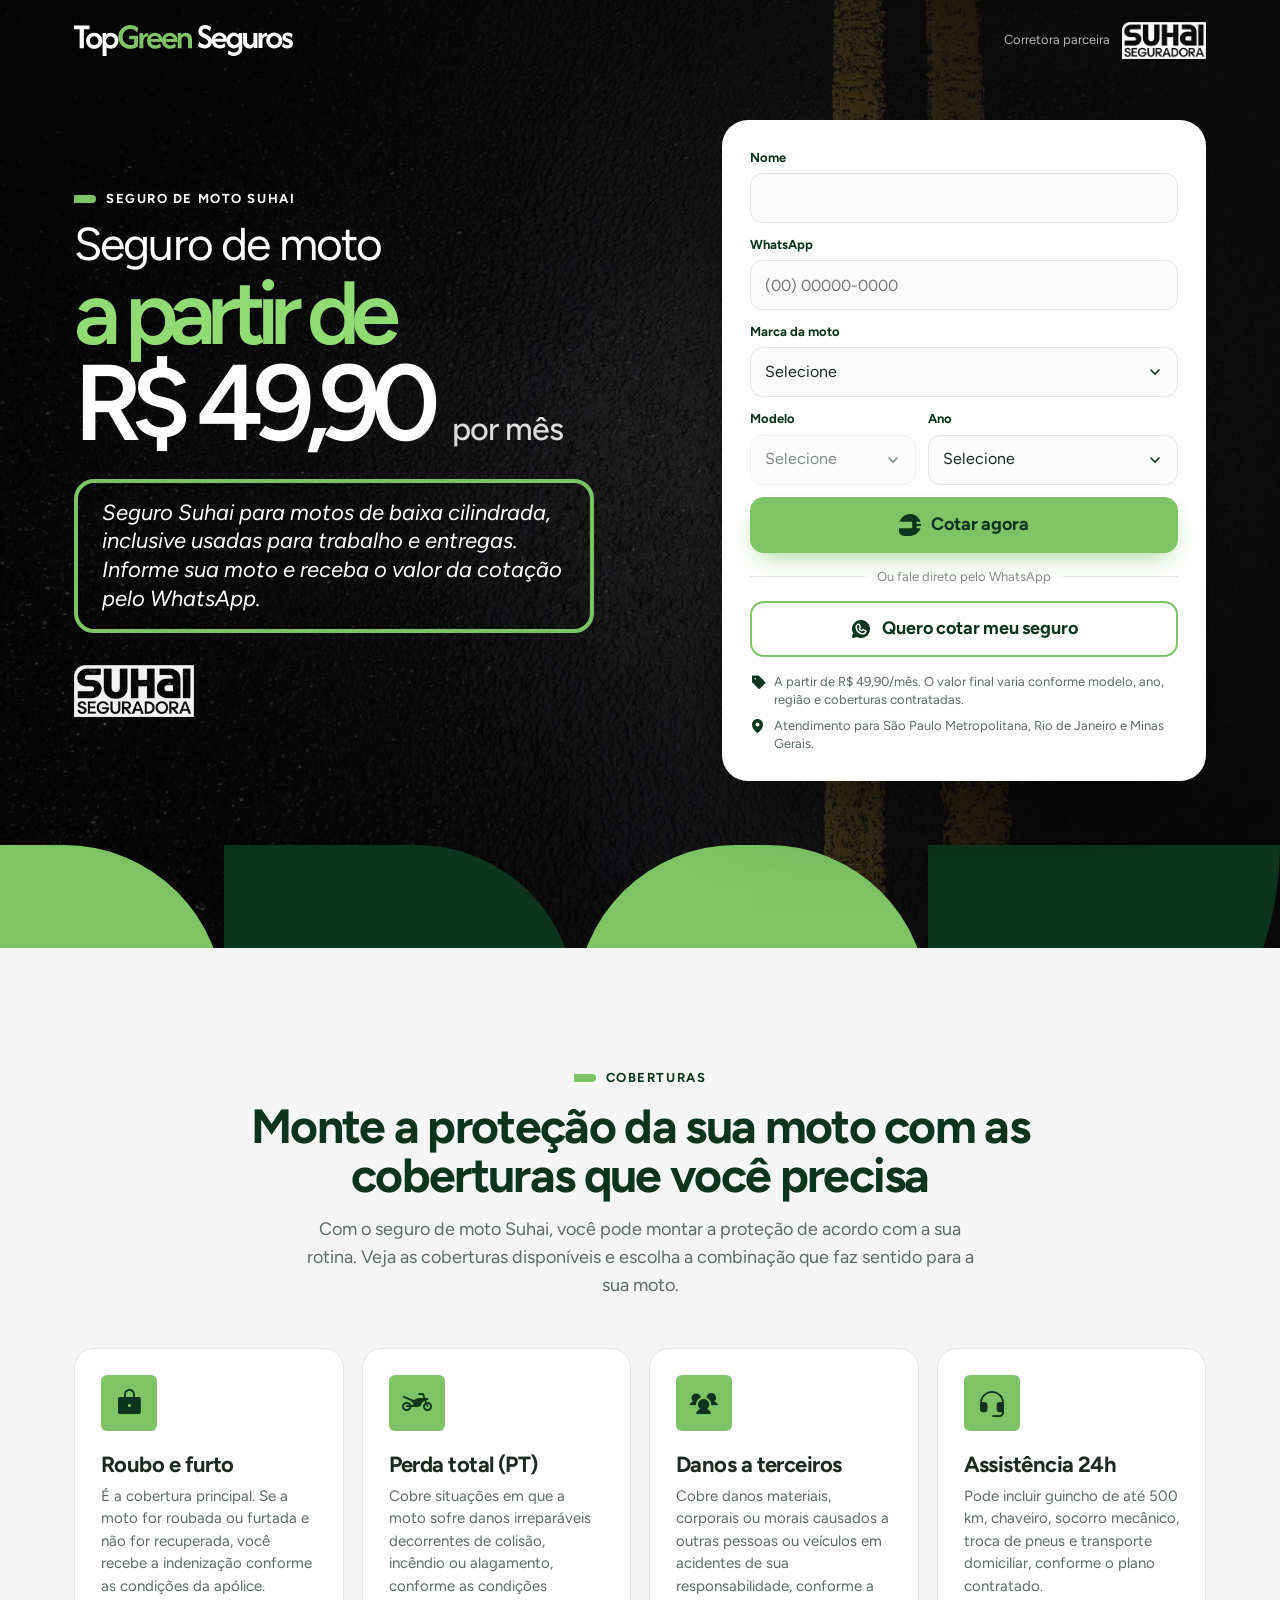
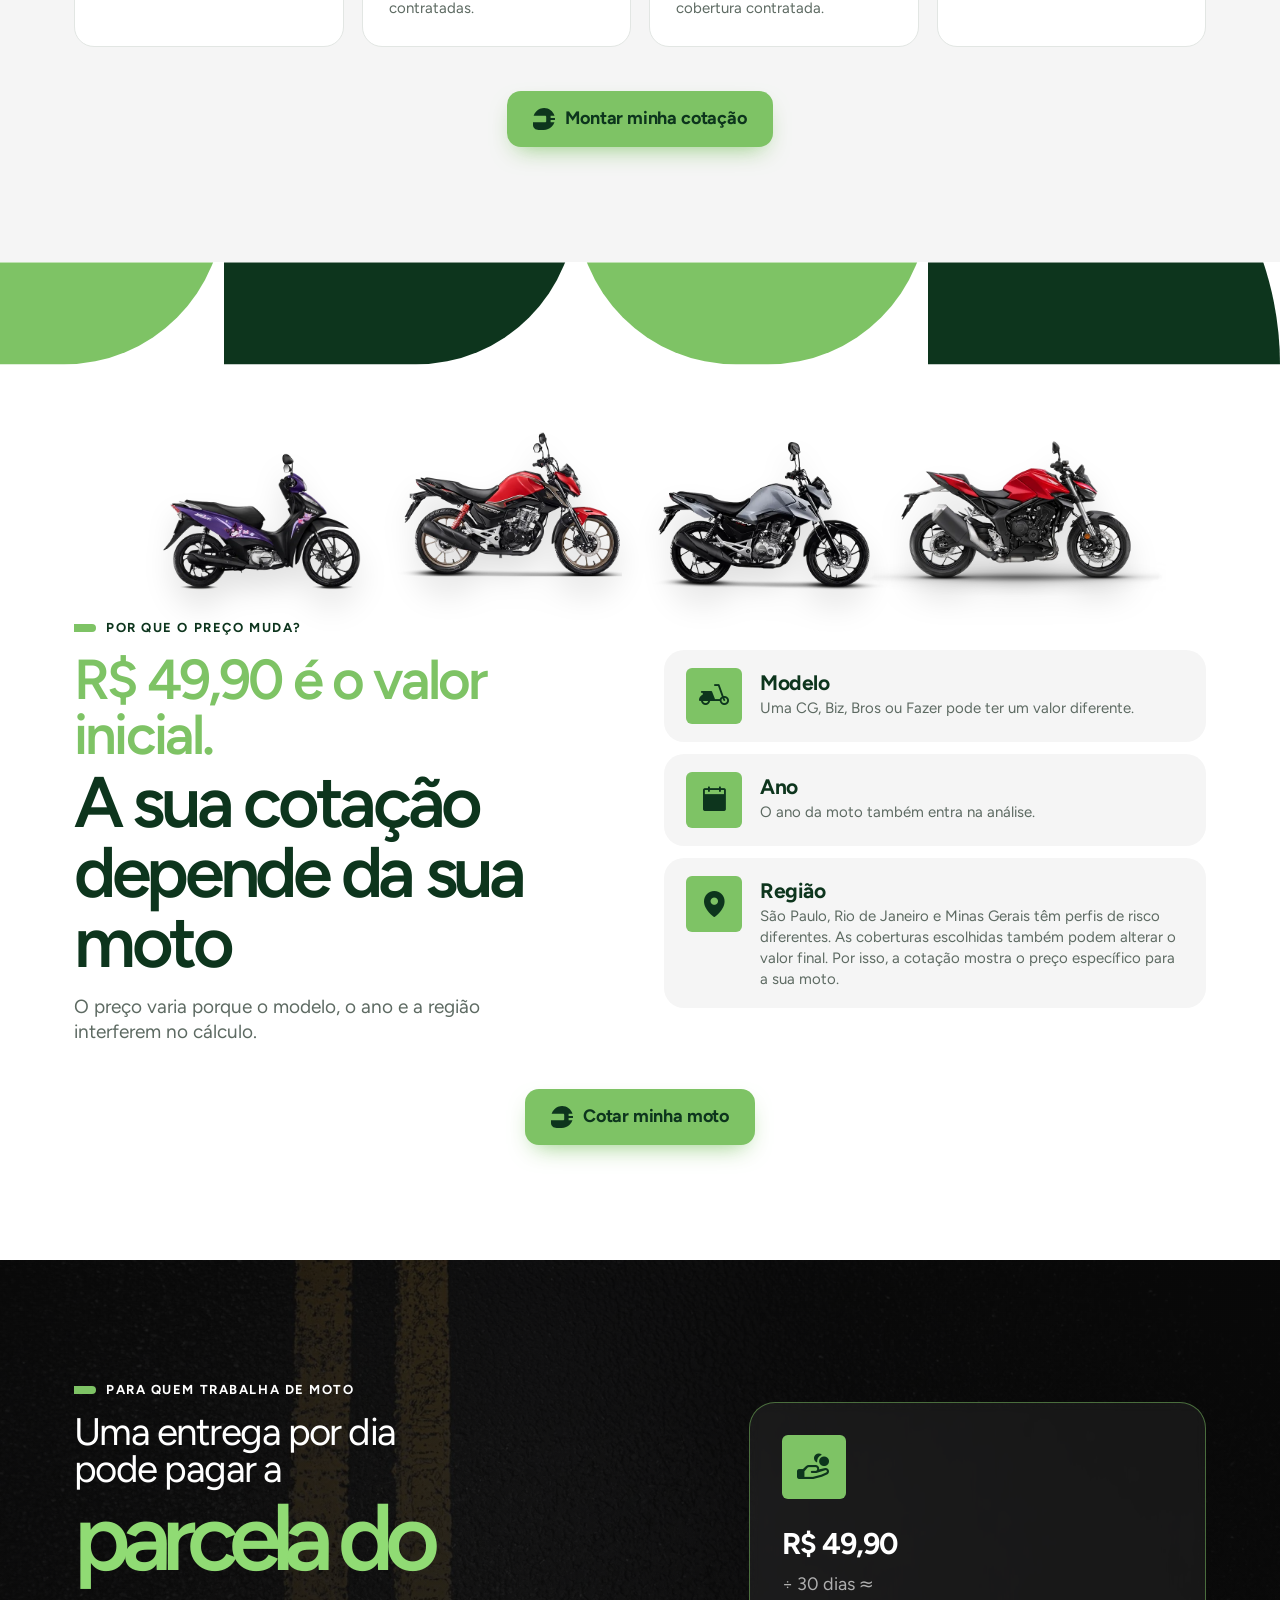
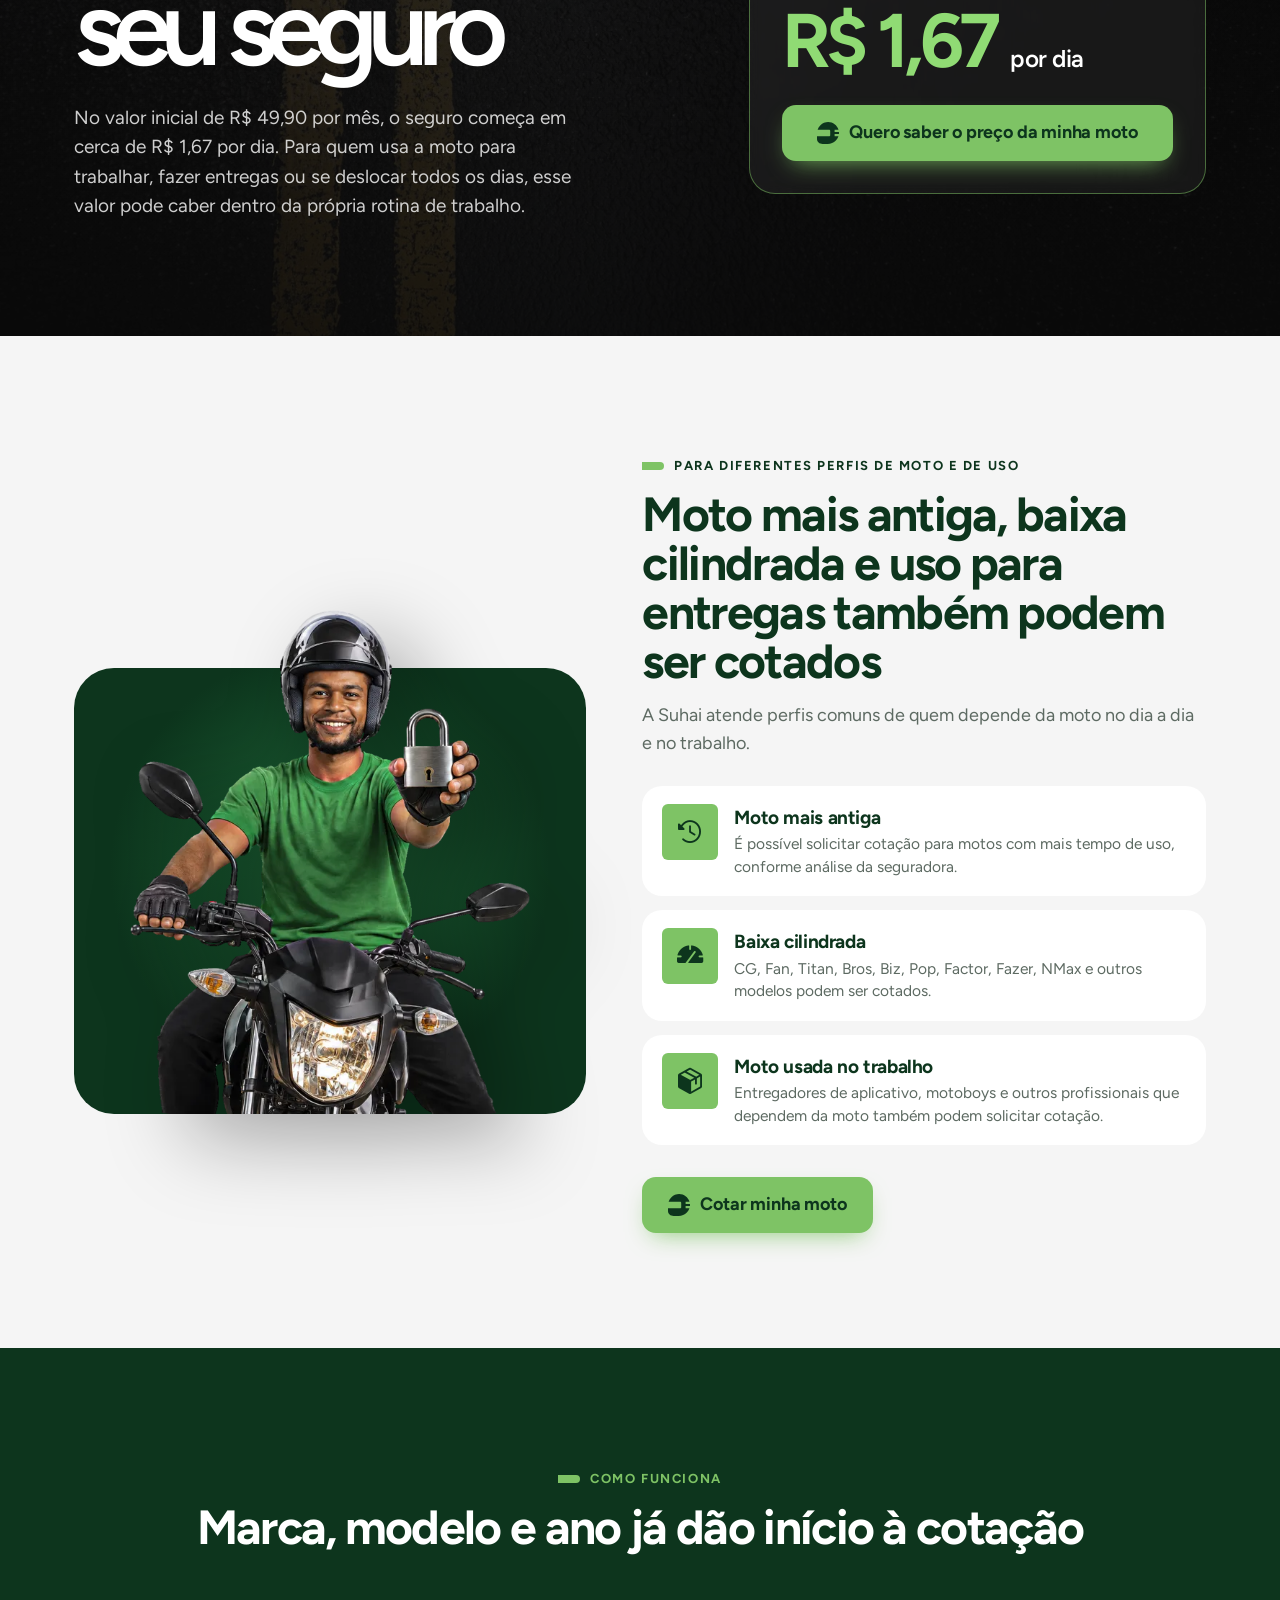
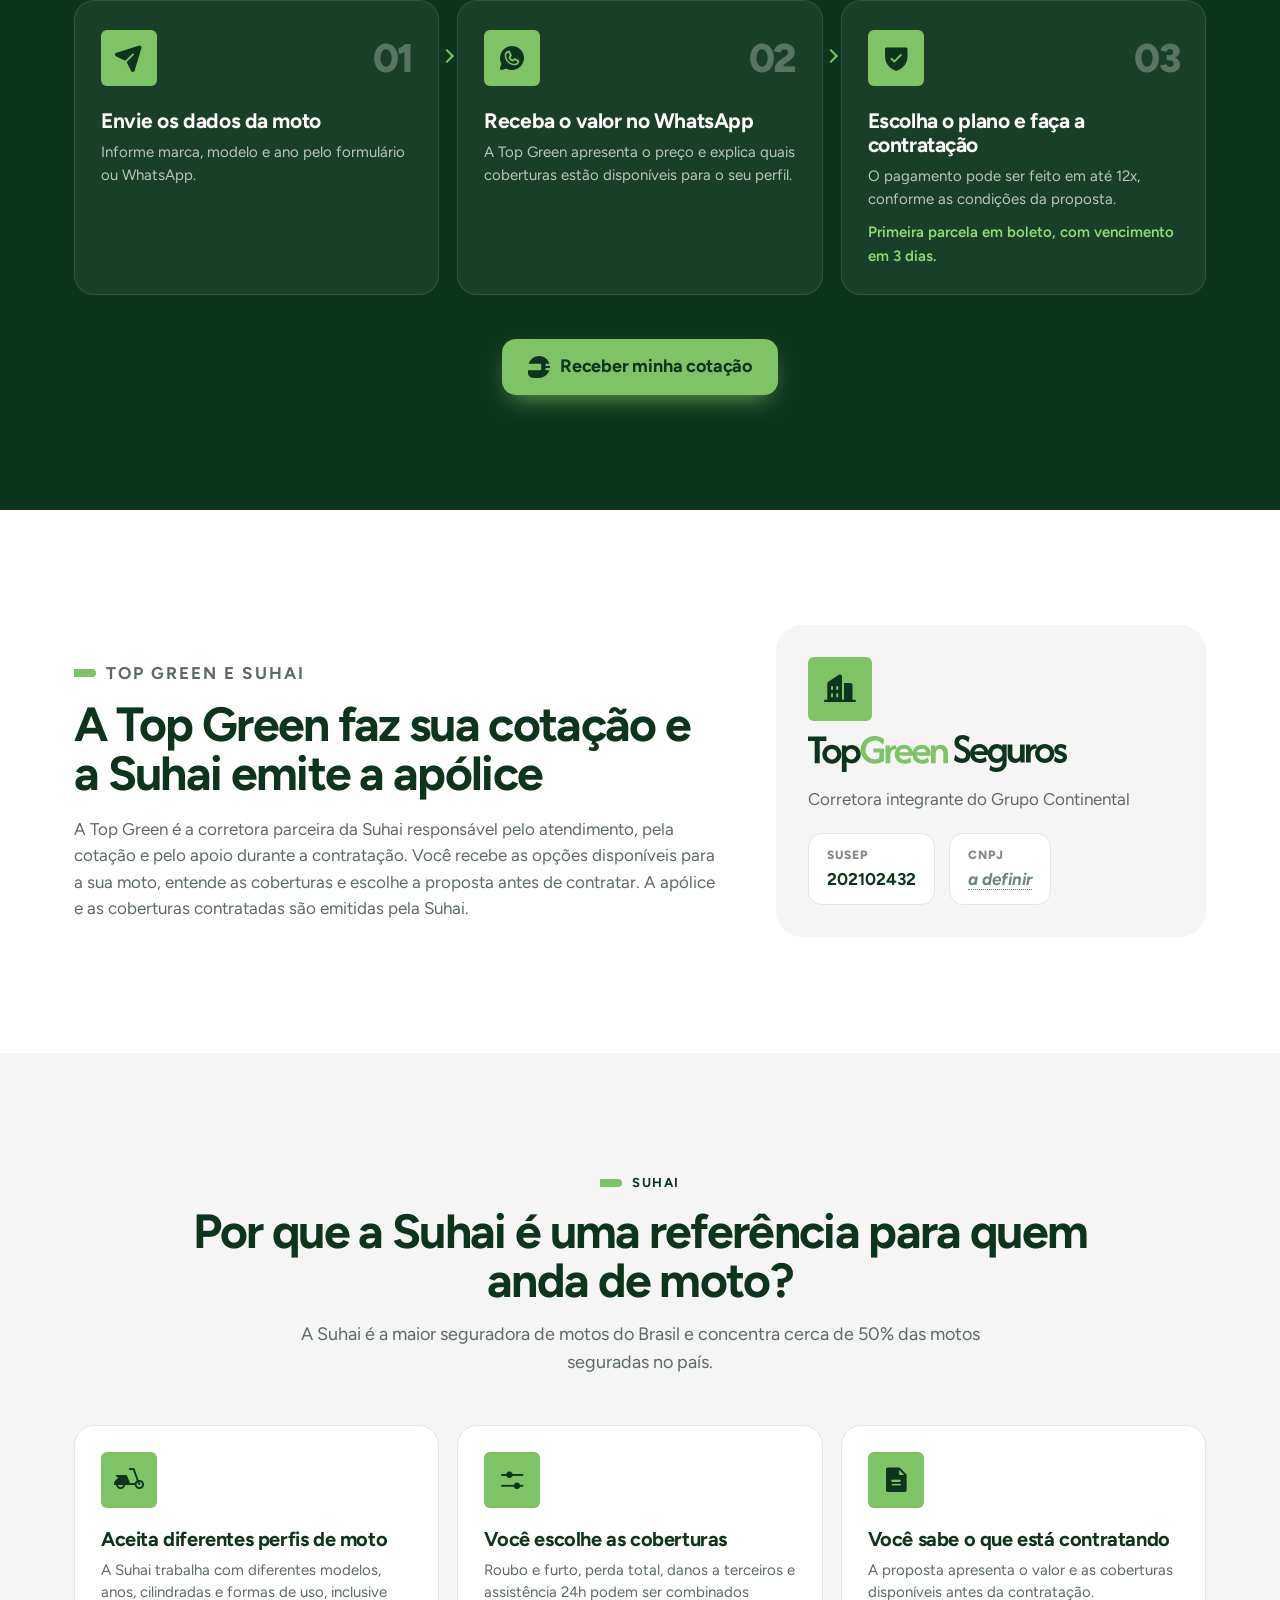
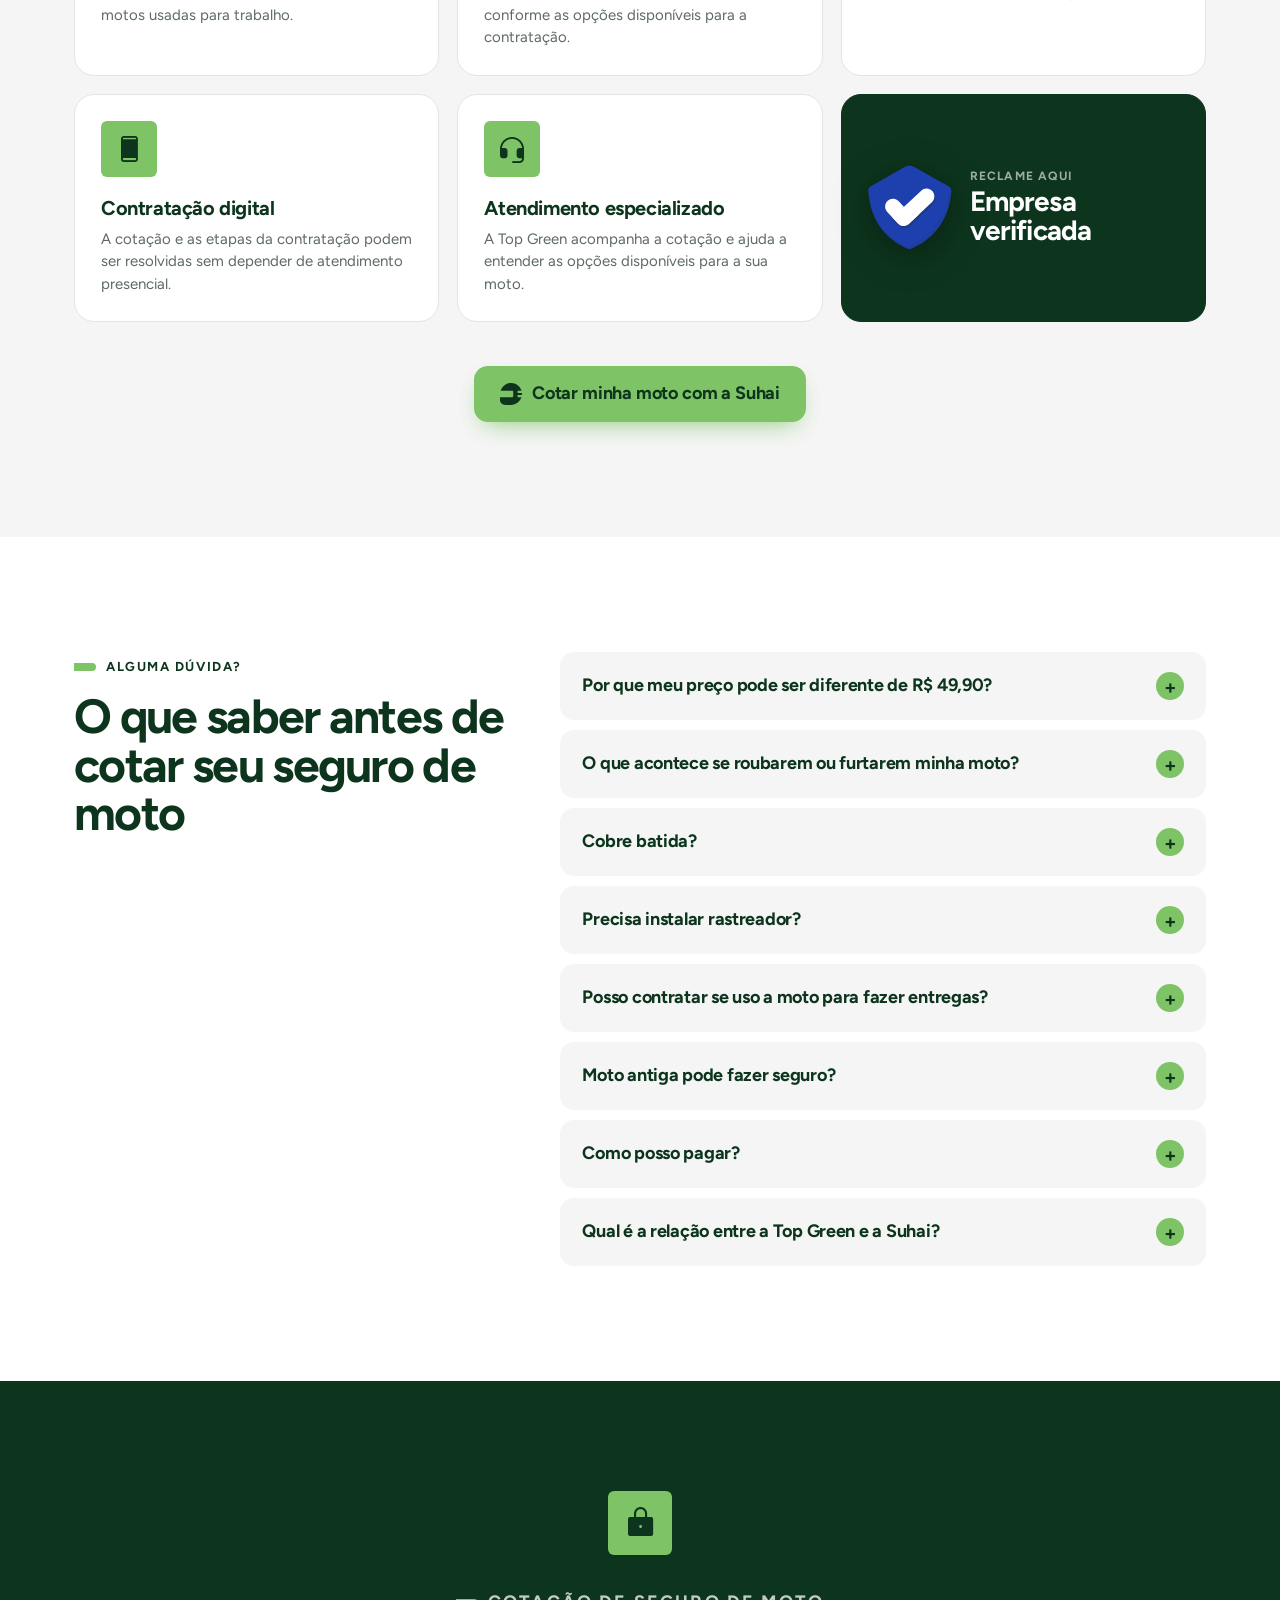
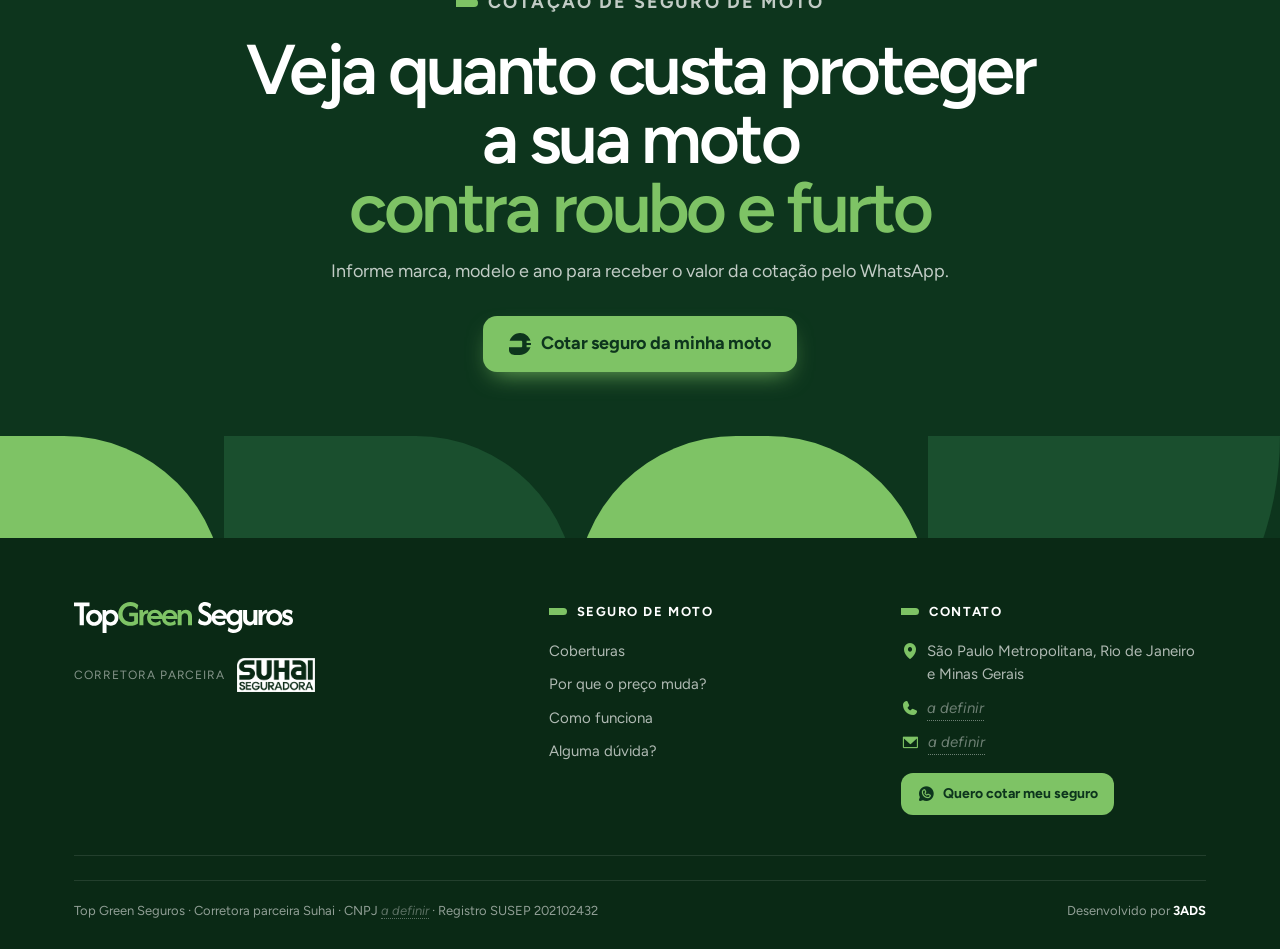
<file: index.html>
<!doctype html>
<html lang="pt-BR">
<head>
<meta charset="utf-8">
<meta name="viewport" content="width=device-width, initial-scale=1">
<title>Seguro de Moto Suhai a partir de R$ 49,90 por mês | Top Green Seguros</title>
<meta name="description" content="Seguro Suhai para motos de baixa cilindrada, inclusive usadas para trabalho e entregas. Informe sua moto e receba o valor da cotação pelo WhatsApp.">
<meta name="robots" content="noindex, nofollow"><!-- protótipo: remover na publicação final -->
<link rel="preconnect" href="https://fonts.googleapis.com">
<link rel="preconnect" href="https://fonts.gstatic.com" crossorigin>
<link href="https://fonts.googleapis.com/css2?family=Figtree:ital,wght@0,400;0,500;0,600;0,700;0,800;1,400;1,600;1,700&display=swap" rel="stylesheet">
<link rel="preload" href="assets/icons/Phosphor-Fill.woff2" as="font" type="font/woff2" crossorigin>
<link rel="stylesheet" href="assets/icons/phosphor-fill.css">
<link rel="preload" as="image" href="assets/asfalto.webp">
<link rel="stylesheet" href="styles.css">
</head>
<body>

<header class="topbar">
  <div class="wrap topbar__inner">
    <a href="#topo" class="brand" aria-label="Top Green Seguros">
      <img src="assets/topgreen.svg" alt="" width="118" height="30">
      <img src="assets/seguros-branco.svg" alt="" width="95" height="31">
    </a>
    <div class="topbar__right">
      <span class="topbar__partner">Corretora parceira</span>
      <img src="assets/suhai-branca.png" alt="Suhai Seguradora" width="92" height="40" class="topbar__suhai">
    </div>
  </div>
</header>

<main id="topo">

  <!-- 01 · TOPO -->
  <section class="hero">
    <div class="hero__bg" aria-hidden="true"></div>
    <div class="wrap hero__grid">
      <div class="hero__copy">
        <p class="eyebrow eyebrow--light">Seguro de moto Suhai</p>
        <h1 class="hero__title">
          <span class="hero__title-small">Seguro de moto</span>
          <span class="hero__title-green">a partir de</span>
          <span class="hero__title-big">R$&nbsp;49,90 <small>por mês</small></span>
        </h1>
        <div class="hero__box">
          Seguro Suhai para motos de baixa cilindrada, inclusive usadas para trabalho e entregas. Informe sua moto e receba o valor da cotação pelo WhatsApp.
        </div>
        <div class="hero__seal">
          <img src="assets/suhai-branca.png" alt="Suhai Seguradora" width="120" height="52">
        </div>
      </div>

      <!-- Formulário curto de cotação -->
      <div class="quote" id="cotar">
        <form class="quote__form" id="quoteForm" novalidate>
          <div class="quote__fields" data-step="form">
            <label class="field">
              <span>Nome</span>
              <input name="nome" id="nome" autocomplete="given-name" required>
            </label>
            <label class="field">
              <span>WhatsApp</span>
              <input name="whats" id="whats" type="tel" inputmode="tel" autocomplete="tel" placeholder="(00) 00000-0000" maxlength="15" required>
            </label>
            <label class="field">
              <span>Marca da moto</span>
              <select name="marca" id="marca" required>
                <option value="">Selecione</option>
              </select>
            </label>
            <div class="field-row">
              <label class="field">
                <span>Modelo</span>
                <select name="modelo" id="modelo" required disabled>
                  <option value="">Selecione</option>
                </select>
              </label>
              <label class="field">
                <span>Ano</span>
                <select name="ano" id="ano" required></select>
              </label>
            </div>
            <button type="submit" class="btn btn--primary btn--block">
              <img src="assets/icon-cotacao.svg" alt="" width="22" height="22"> Cotar agora
            </button>
          </div>

          <div class="quote__done" data-step="done" aria-live="polite">
            <div class="quote__loader"><span></span><span></span><span></span></div>
            <div class="quote__done-ok">
              <span class="ico ico--lg"><i class="ph-fill ph-check-circle"></i></span>
              <p class="quote__done-title"><span data-nome></span>, recebemos os dados da sua <span data-moto></span>.</p>
              <a class="btn btn--whats btn--block" data-whats-quote href="#" target="_blank" rel="noopener">
                <i class="ph-fill ph-whatsapp-logo"></i> Quero cotar meu seguro
              </a>
            </div>
          </div>
        </form>

        <div class="quote__or"><span>Ou fale direto pelo WhatsApp</span></div>
        <a class="btn btn--outline btn--block" data-whats href="#" target="_blank" rel="noopener">
          <i class="ph-fill ph-whatsapp-logo"></i> Quero cotar meu seguro
        </a>
        <div class="quote__notes">
          <p><i class="ph-fill ph-tag"></i> A partir de R$ 49,90/mês. O valor final varia conforme modelo, ano, região e coberturas contratadas.</p>
          <p><i class="ph-fill ph-map-pin"></i> Atendimento para São Paulo Metropolitana, Rio de Janeiro e Minas Gerais.</p>
        </div>
      </div>
    </div>
    <div class="formas formas--hero" aria-hidden="true"><i></i><i></i><i></i><i></i></div>
  </section>

  <!-- 02 · COBERTURAS -->
  <section class="section section--light" id="coberturas">
    <div class="wrap">
      <header class="section__head section__head--center">
        <p class="eyebrow">Coberturas</p>
        <h2 class="h2">Monte a proteção da sua moto com as coberturas que você precisa</h2>
        <p class="lead">Com o seguro de moto Suhai, você pode montar a proteção de acordo com a sua rotina. Veja as coberturas disponíveis e escolha a combinação que faz sentido para a sua moto.</p>
      </header>

      <div class="cover-grid">
        <article class="cover">
          <span class="ico"><i class="ph-fill ph-lock"></i></span>
          <h3>Roubo e furto</h3>
          <p>É a cobertura principal. Se a moto for roubada ou furtada e não for recuperada, você recebe a indenização conforme as condições da apólice.</p>
        </article>
        <article class="cover">
          <span class="ico"><i class="ph-fill ph-motorcycle"></i></span>
          <h3>Perda total (PT)</h3>
          <p>Cobre situações em que a moto sofre danos irreparáveis decorrentes de colisão, incêndio ou alagamento, conforme as condições contratadas.</p>
        </article>
        <article class="cover">
          <span class="ico"><i class="ph-fill ph-users-three"></i></span>
          <h3>Danos a terceiros</h3>
          <p>Cobre danos materiais, corporais ou morais causados a outras pessoas ou veículos em acidentes de sua responsabilidade, conforme a cobertura contratada.</p>
        </article>
        <article class="cover">
          <span class="ico"><i class="ph-fill ph-headset"></i></span>
          <h3>Assistência 24h</h3>
          <p>Pode incluir guincho de até 500 km, chaveiro, socorro mecânico, troca de pneus e transporte domiciliar, conforme o plano contratado.</p>
        </article>
      </div>
      <div class="section__cta">
        <a href="#cotar" class="btn btn--primary"><img src="assets/icon-cotacao.svg" alt="" width="22" height="22"> Montar minha cotação</a>
      </div>
    </div>
  </section>

  <!-- 03 · POR QUE O PREÇO MUDA -->
  <section class="section section--white price" id="preco">
    <div class="formas formas--top" aria-hidden="true"><i></i><i></i><i></i><i></i></div>
    <div class="price__motos" aria-hidden="true">
      <img src="assets/moto-biz.webp" alt="" width="430" height="275" loading="lazy">
      <img src="assets/moto-titan.webp" alt="" width="430" height="275" loading="lazy">
      <img src="assets/moto-fan.webp" alt="" width="430" height="275" loading="lazy">
      <img src="assets/moto-cb300.webp" alt="" width="430" height="275" loading="lazy">
    </div>
    <div class="wrap price__grid">
      <div>
        <p class="eyebrow">Por que o preço muda?</p>
        <h2 class="display">
          <span class="display__green">R$ 49,90 é o valor inicial.</span>
          <span class="display__dark">A sua cotação depende da sua moto</span>
        </h2>
        <p class="price__kicker">O preço varia porque o modelo, o ano e a região interferem no cálculo.</p>
      </div>
      <ul class="price__list">
        <li><span class="ico"><i class="ph-fill ph-moped"></i></span><div><strong>Modelo</strong>Uma CG, Biz, Bros ou Fazer pode ter um valor diferente.</div></li>
        <li><span class="ico"><i class="ph-fill ph-calendar-blank"></i></span><div><strong>Ano</strong>O ano da moto também entra na análise.</div></li>
        <li><span class="ico"><i class="ph-fill ph-map-pin"></i></span><div><strong>Região</strong>São Paulo, Rio de Janeiro e Minas Gerais têm perfis de risco diferentes. As coberturas escolhidas também podem alterar o valor final. Por isso, a cotação mostra o preço específico para a sua moto.</div></li>
      </ul>
    </div>
    <div class="wrap section__cta">
      <a href="#cotar" class="btn btn--primary"><img src="assets/icon-cotacao.svg" alt="" width="22" height="22"> Cotar minha moto</a>
    </div>
  </section>

  <!-- 04 · PARA QUEM TRABALHA DE MOTO -->
  <section class="section section--asfalto conta" id="trabalho">
    <div class="wrap conta__grid">
      <div>
        <p class="eyebrow eyebrow--light">Para quem trabalha de moto</p>
        <h2 class="conta__title">
          <span class="conta__small">Uma entrega por dia pode pagar a</span>
          <span class="conta__green">parcela do</span>
          <span class="conta__big">seu seguro</span>
        </h2>
        <p class="conta__lead">No valor inicial de R$ 49,90 por mês, o seguro começa em cerca de R$ 1,67 por dia. Para quem usa a moto para trabalhar, fazer entregas ou se deslocar todos os dias, esse valor pode caber dentro da própria rotina de trabalho.</p>
      </div>
      <div class="formula">
        <span class="ico ico--lg"><i class="ph-fill ph-hand-coins"></i></span>
        <p class="formula__calc">
          <span>R$ 49,90</span>
          <span class="formula__op">÷ 30 dias ≈</span>
          <strong>R$ 1,67 <small>por dia</small></strong>
        </p>
        <a href="#cotar" class="btn btn--primary btn--block"><img src="assets/icon-cotacao.svg" alt="" width="22" height="22"> Quero saber o preço da minha moto</a>
      </div>
    </div>
  </section>

  <!-- 05 · PERFIS -->
  <section class="section section--light perfis" id="perfis">
    <div class="wrap perfis__grid">
      <div class="suhai__photo">
        <div class="suhai__panel" aria-hidden="true"></div>
        <img src="assets/motociclista.webp" alt="Motociclista de camiseta verde mostrando um cadeado" width="700" height="883" loading="lazy">
      </div>
      <div>
        <p class="eyebrow">Para diferentes perfis de moto e de uso</p>
        <h2 class="h2">Moto mais antiga, baixa cilindrada e uso para entregas também podem ser cotados</h2>
        <p class="lead">A Suhai atende perfis comuns de quem depende da moto no dia a dia e no trabalho.</p>
        <ul class="feature-list">
          <li><span class="ico"><i class="ph-fill ph-clock-counter-clockwise"></i></span><div><strong>Moto mais antiga</strong>É possível solicitar cotação para motos com mais tempo de uso, conforme análise da seguradora.</div></li>
          <li><span class="ico"><i class="ph-fill ph-gauge"></i></span><div><strong>Baixa cilindrada</strong>CG, Fan, Titan, Bros, Biz, Pop, Factor, Fazer, NMax e outros modelos podem ser cotados.</div></li>
          <li><span class="ico"><i class="ph-fill ph-package"></i></span><div><strong>Moto usada no trabalho</strong>Entregadores de aplicativo, motoboys e outros profissionais que dependem da moto também podem solicitar cotação.</div></li>
        </ul>
        <a href="#cotar" class="btn btn--primary"><img src="assets/icon-cotacao.svg" alt="" width="22" height="22"> Cotar minha moto</a>
      </div>
    </div>
  </section>

  <!-- 06 · COMO FUNCIONA -->
  <section class="section section--dark como" id="como">
    <div class="wrap">
      <header class="section__head section__head--center">
        <p class="eyebrow eyebrow--green">Como funciona</p>
        <h2 class="h2 h2--light">Marca, modelo e ano já dão início à cotação</h2>
      </header>
      <ol class="steps">
        <li>
          <div class="steps__top"><span class="ico"><i class="ph-fill ph-paper-plane-tilt"></i></span><span class="steps__n">01</span></div>
          <h3>Envie os dados da moto</h3>
          <p>Informe marca, modelo e ano pelo formulário ou WhatsApp.</p>
        </li>
        <li>
          <div class="steps__top"><span class="ico"><i class="ph-fill ph-whatsapp-logo"></i></span><span class="steps__n">02</span></div>
          <h3>Receba o valor no WhatsApp</h3>
          <p>A Top Green apresenta o preço e explica quais coberturas estão disponíveis para o seu perfil.</p>
        </li>
        <li>
          <div class="steps__top"><span class="ico"><i class="ph-fill ph-shield-check"></i></span><span class="steps__n">03</span></div>
          <h3>Escolha o plano e faça a contratação</h3>
          <p>O pagamento pode ser feito em até 12x, conforme as condições da proposta.</p>
          <p class="steps__note">Primeira parcela em boleto, com vencimento em 3 dias.</p>
        </li>
      </ol>
      <div class="section__cta">
        <a href="#cotar" class="btn btn--primary"><img src="assets/icon-cotacao.svg" alt="" width="22" height="22"> Receber minha cotação</a>
      </div>
    </div>
  </section>

  <!-- 07 · TOP GREEN E SUHAI -->
  <section class="section section--white" id="quem-somos">
    <div class="wrap trust">
      <div class="trust__about">
        <p class="eyebrow">Top Green e Suhai</p>
        <h2 class="h2">A Top Green faz sua cotação e a Suhai emite a apólice</h2>
        <p>A Top Green é a corretora parceira da Suhai responsável pelo atendimento, pela cotação e pelo apoio durante a contratação. Você recebe as opções disponíveis para a sua moto, entende as coberturas e escolhe a proposta antes de contratar. A apólice e as coberturas contratadas são emitidas pela Suhai.</p>
      </div>
      <div class="trust__card">
        <span class="ico ico--lg"><i class="ph-fill ph-buildings"></i></span>
        <span class="brand brand--dark">
          <img src="assets/topgreen-dark.svg" alt="Top Green" width="118" height="30">
          <img src="assets/seguros-dark.svg" alt="Seguros" width="95" height="31">
        </span>
        <p class="trust__sub">Corretora integrante do Grupo Continental</p>
        <dl class="trust__data">
          <div><dt>SUSEP</dt><dd>202102432</dd></div>
          <div><dt>CNPJ</dt><dd><span class="pending">a definir</span></dd></div>
        </dl>
      </div>
    </div>
  </section>

  <!-- 08 · SUHAI -->
  <section class="section section--light" id="suhai">
    <div class="wrap">
      <header class="section__head section__head--center">
        <div>
          <p class="eyebrow">Suhai</p>
          <h2 class="h2">Por que a Suhai é uma referência para quem anda de moto?</h2>
          <p class="lead">A Suhai é a maior seguradora de motos do Brasil e concentra cerca de 50% das motos seguradas no país.</p>
        </div>
      </header>
      <div class="why-grid">
        <article class="why"><span class="ico"><i class="ph-fill ph-moped"></i></span><h3>Aceita diferentes perfis de moto</h3><p>A Suhai trabalha com diferentes modelos, anos, cilindradas e formas de uso, inclusive motos usadas para trabalho.</p></article>
        <article class="why"><span class="ico"><i class="ph-fill ph-sliders-horizontal"></i></span><h3>Você escolhe as coberturas</h3><p>Roubo e furto, perda total, danos a terceiros e assistência 24h podem ser combinados conforme as opções disponíveis para a contratação.</p></article>
        <article class="why"><span class="ico"><i class="ph-fill ph-file-text"></i></span><h3>Você sabe o que está contratando</h3><p>A proposta apresenta o valor e as coberturas disponíveis antes da contratação.</p></article>
        <article class="why"><span class="ico"><i class="ph-fill ph-device-mobile"></i></span><h3>Contratação digital</h3><p>A cotação e as etapas da contratação podem ser resolvidas sem depender de atendimento presencial.</p></article>
        <article class="why"><span class="ico"><i class="ph-fill ph-headset"></i></span><h3>Atendimento especializado</h3><p>A Top Green acompanha a cotação e ajuda a entender as opções disponíveis para a sua moto.</p></article>
        <article class="why why--ra" role="img" aria-label="Suhai: Empresa verificada no Reclame Aqui">
          <img src="assets/ra-empresa-verificada.svg" alt="" width="84" height="85" class="ra__seal">
          <div class="ra__txt"><small>Reclame Aqui</small><strong>Empresa verificada</strong></div>
        </article>
      </div>
      <div class="section__cta">
        <a href="#cotar" class="btn btn--primary"><img src="assets/icon-cotacao.svg" alt="" width="22" height="22"> Cotar minha moto com a Suhai</a>
      </div>
    </div>
  </section>

  <!-- 09 · FAQ -->
  <section class="section section--white" id="faq">
    <div class="wrap faq">
      <header class="section__head">
        <p class="eyebrow">Alguma dúvida?</p>
        <h2 class="h2">O que saber antes de cotar seu seguro de moto</h2>
      </header>
      <div class="faq__list">
        <details>
          <summary>Por que meu preço pode ser diferente de R$ 49,90?</summary>
          <p>Porque R$ 49,90 é o valor inicial. Modelo, ano, região e coberturas contratadas influenciam o preço da sua cotação.</p>
        </details>
        <details>
          <summary>O que acontece se roubarem ou furtarem minha moto?</summary>
          <p>Se o evento estiver coberto e a moto não for recuperada, a indenização segue as condições previstas na apólice.</p>
        </details>
        <details>
          <summary>Cobre batida?</summary>
          <p>Roubo e furto não incluem automaticamente qualquer dano causado por colisão.</p>
        </details>
        <details>
          <summary>Precisa instalar rastreador?</summary>
          <p>Depende da análise da proposta. Se houver necessidade, essa condição será informada durante a cotação.</p>
        </details>
        <details>
          <summary>Posso contratar se uso a moto para fazer entregas?</summary>
          <p>Sim. Motos utilizadas por entregadores e motoboys podem ser cotadas, conforme as condições de aceitação da seguradora.</p>
        </details>
        <details>
          <summary>Moto antiga pode fazer seguro?</summary>
          <p>É possível solicitar cotação para motos mais antigas, conforme análise da proposta.</p>
        </details>
        <details>
          <summary>Como posso pagar?</summary>
          <p>O seguro pode ser parcelado em até 12x, conforme as condições apresentadas na cotação. A primeira parcela pode ser paga por boleto com vencimento em 3 dias.</p>
        </details>
        <details>
          <summary>Qual é a relação entre a Top Green e a Suhai?</summary>
          <p>A Top Green faz seu atendimento, cotação e apoio durante a contratação. A Suhai é a seguradora responsável pela apólice e pelas coberturas contratadas.</p>
        </details>
      </div>
    </div>
  </section>

  <!-- 10 · COTAÇÃO FINAL -->
  <section class="final">
    <div class="wrap final__inner">
      <span class="ico ico--lg"><i class="ph-fill ph-lock"></i></span>
      <p class="eyebrow eyebrow--green">Cotação de seguro de moto</p>
      <h2 class="final__title">Veja quanto custa proteger a sua moto <span>contra roubo e furto</span></h2>
      <p>Informe marca, modelo e ano para receber o valor da cotação pelo WhatsApp.</p>
      <div class="final__ctas">
        <a href="#cotar" class="btn btn--primary"><img src="assets/icon-cotacao.svg" alt="" width="22" height="22"> Cotar seguro da minha moto</a>
      </div>
    </div>
    <div class="formas" aria-hidden="true"><i></i><i></i><i></i><i></i></div>
  </section>
</main>

<footer class="footer">
  <div class="wrap">
    <div class="footer__grid">
      <div class="footer__about">
        <span class="brand">
          <img src="assets/topgreen.svg" alt="Top Green" width="118" height="30">
          <img src="assets/seguros-branco.svg" alt="Seguros" width="95" height="31">
        </span>
        <div class="footer__partner">
          <span>Corretora parceira</span>
          <img src="assets/suhai-branca.png" alt="Suhai Seguradora" width="92" height="40">
        </div>
      </div>

      <nav class="footer__col" aria-label="Navegação do rodapé">
        <h3>Seguro de moto</h3>
        <ul>
          <li><a href="#coberturas">Coberturas</a></li>
          <li><a href="#preco">Por que o preço muda?</a></li>
          <li><a href="#como">Como funciona</a></li>
          <li><a href="#faq">Alguma dúvida?</a></li>
        </ul>
      </nav>

      <div class="footer__col">
        <h3>Contato</h3>
        <ul class="footer__contact">
          <li><i class="ph-fill ph-map-pin"></i> São Paulo Metropolitana, Rio de Janeiro e Minas Gerais</li>
          <li><i class="ph-fill ph-phone"></i> <span class="pending">a definir</span></li>
          <li><i class="ph-fill ph-envelope-simple"></i> <span class="pending">a definir</span></li>
        </ul>
        <a href="#" class="footer__whats" data-whats target="_blank" rel="noopener">
          <i class="ph-fill ph-whatsapp-logo"></i> Quero cotar meu seguro
        </a>
      </div>
    </div>

    <div class="footer__bottom">
      <p>Top Green Seguros · Corretora parceira Suhai · CNPJ <span class="pending">a definir</span> · Registro SUSEP 202102432</p>
      <p class="footer__credit">Desenvolvido por <a href="https://3ads.com.br" target="_blank" rel="noopener">3ADS</a></p>
    </div>
  </div>
</footer>

<!-- Barra fixa mobile -->
<div class="sticky-cta" id="stickyCta">
  <a href="#cotar" class="btn btn--primary">Cotar agora</a>
  <a href="#" class="btn btn--whats-icon" data-whats target="_blank" rel="noopener" aria-label="Quero cotar meu seguro pelo WhatsApp"><i class="ph-fill ph-whatsapp-logo"></i></a>
</div>

<script src="script.js"></script>
</body>
</html>
</file>
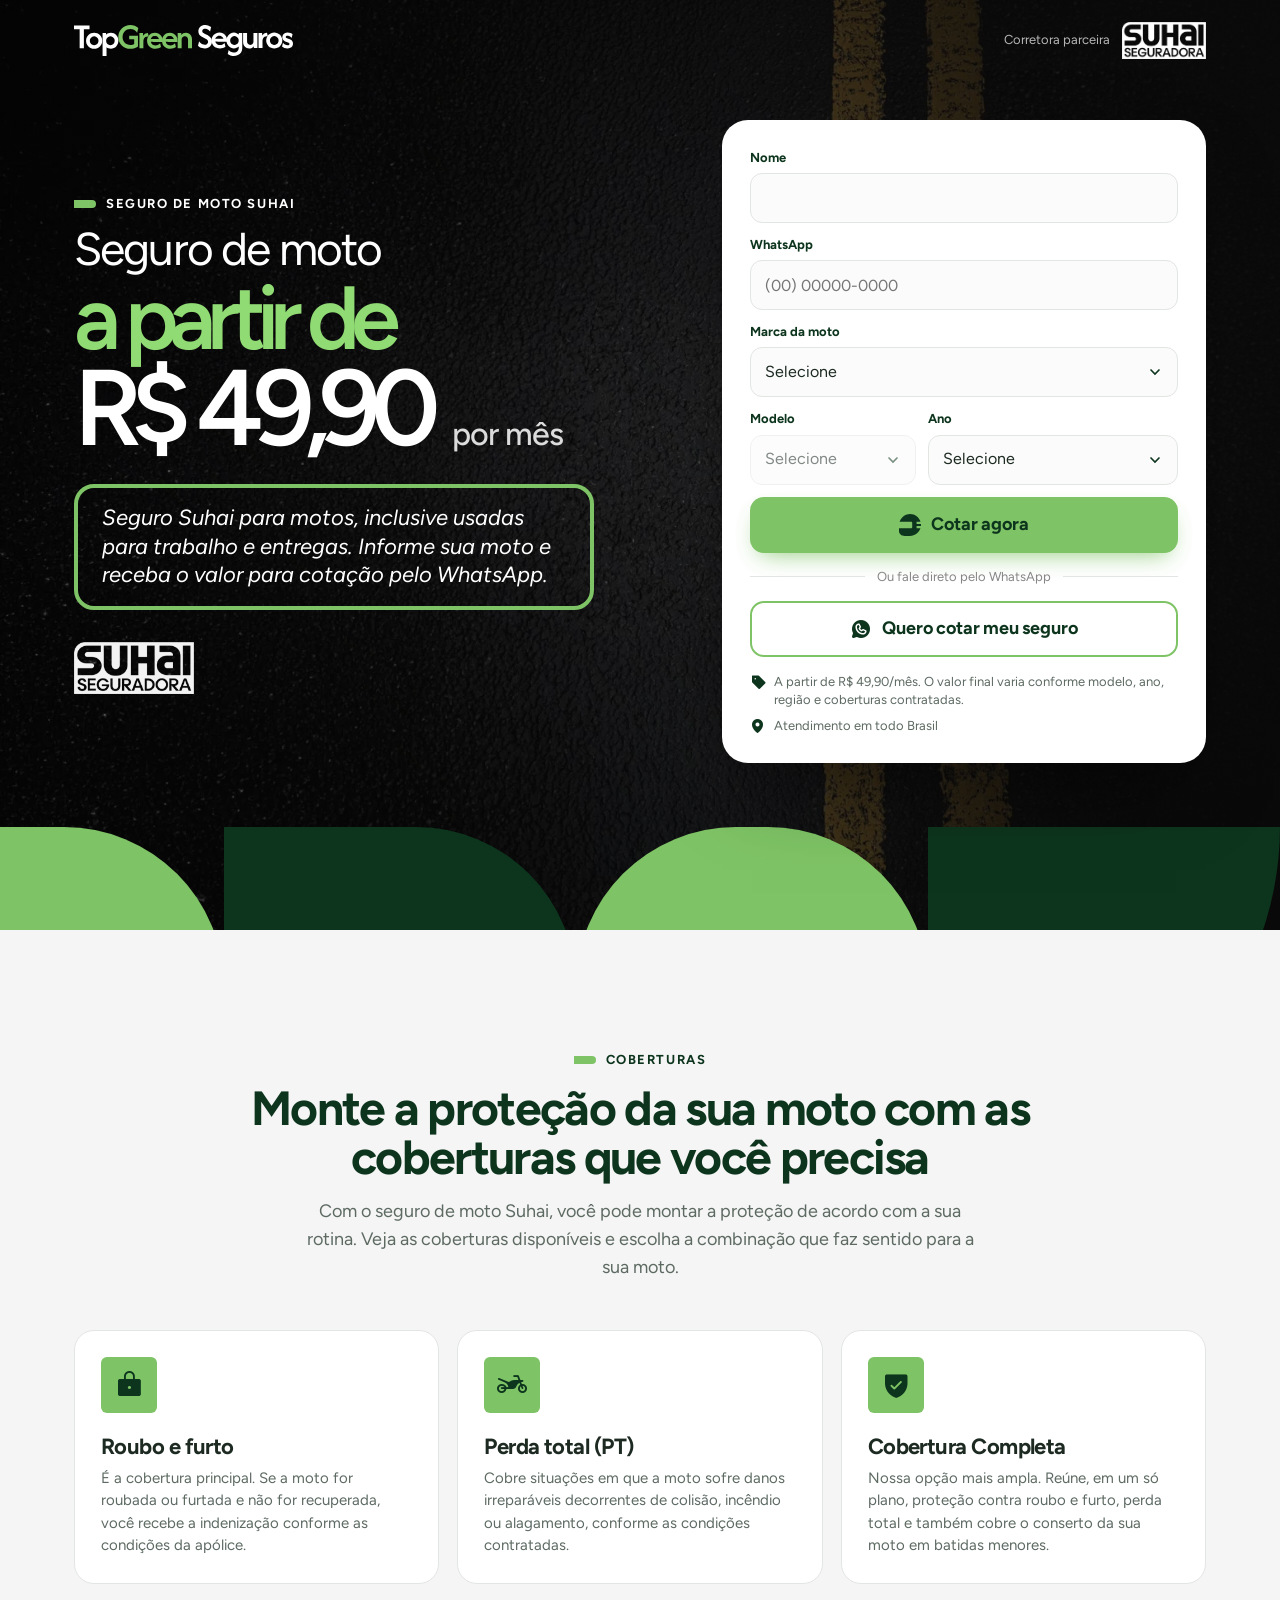
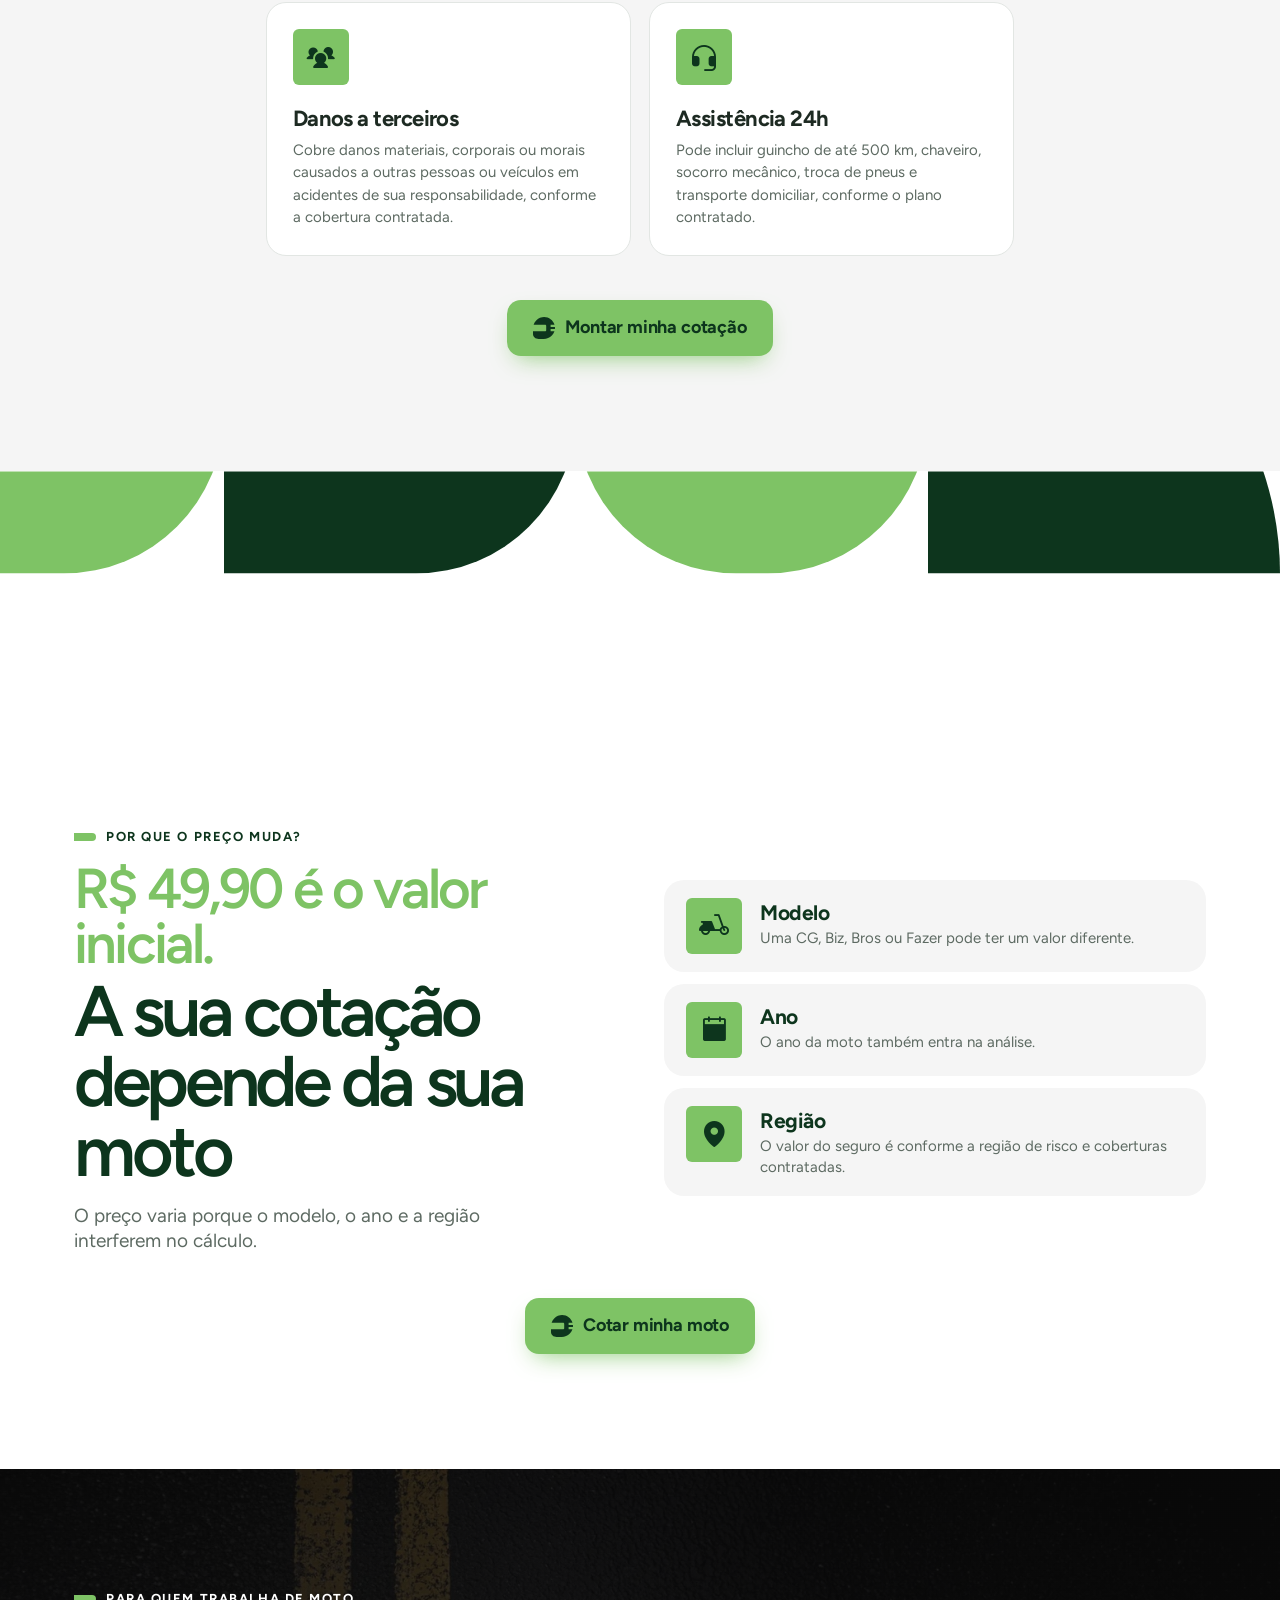
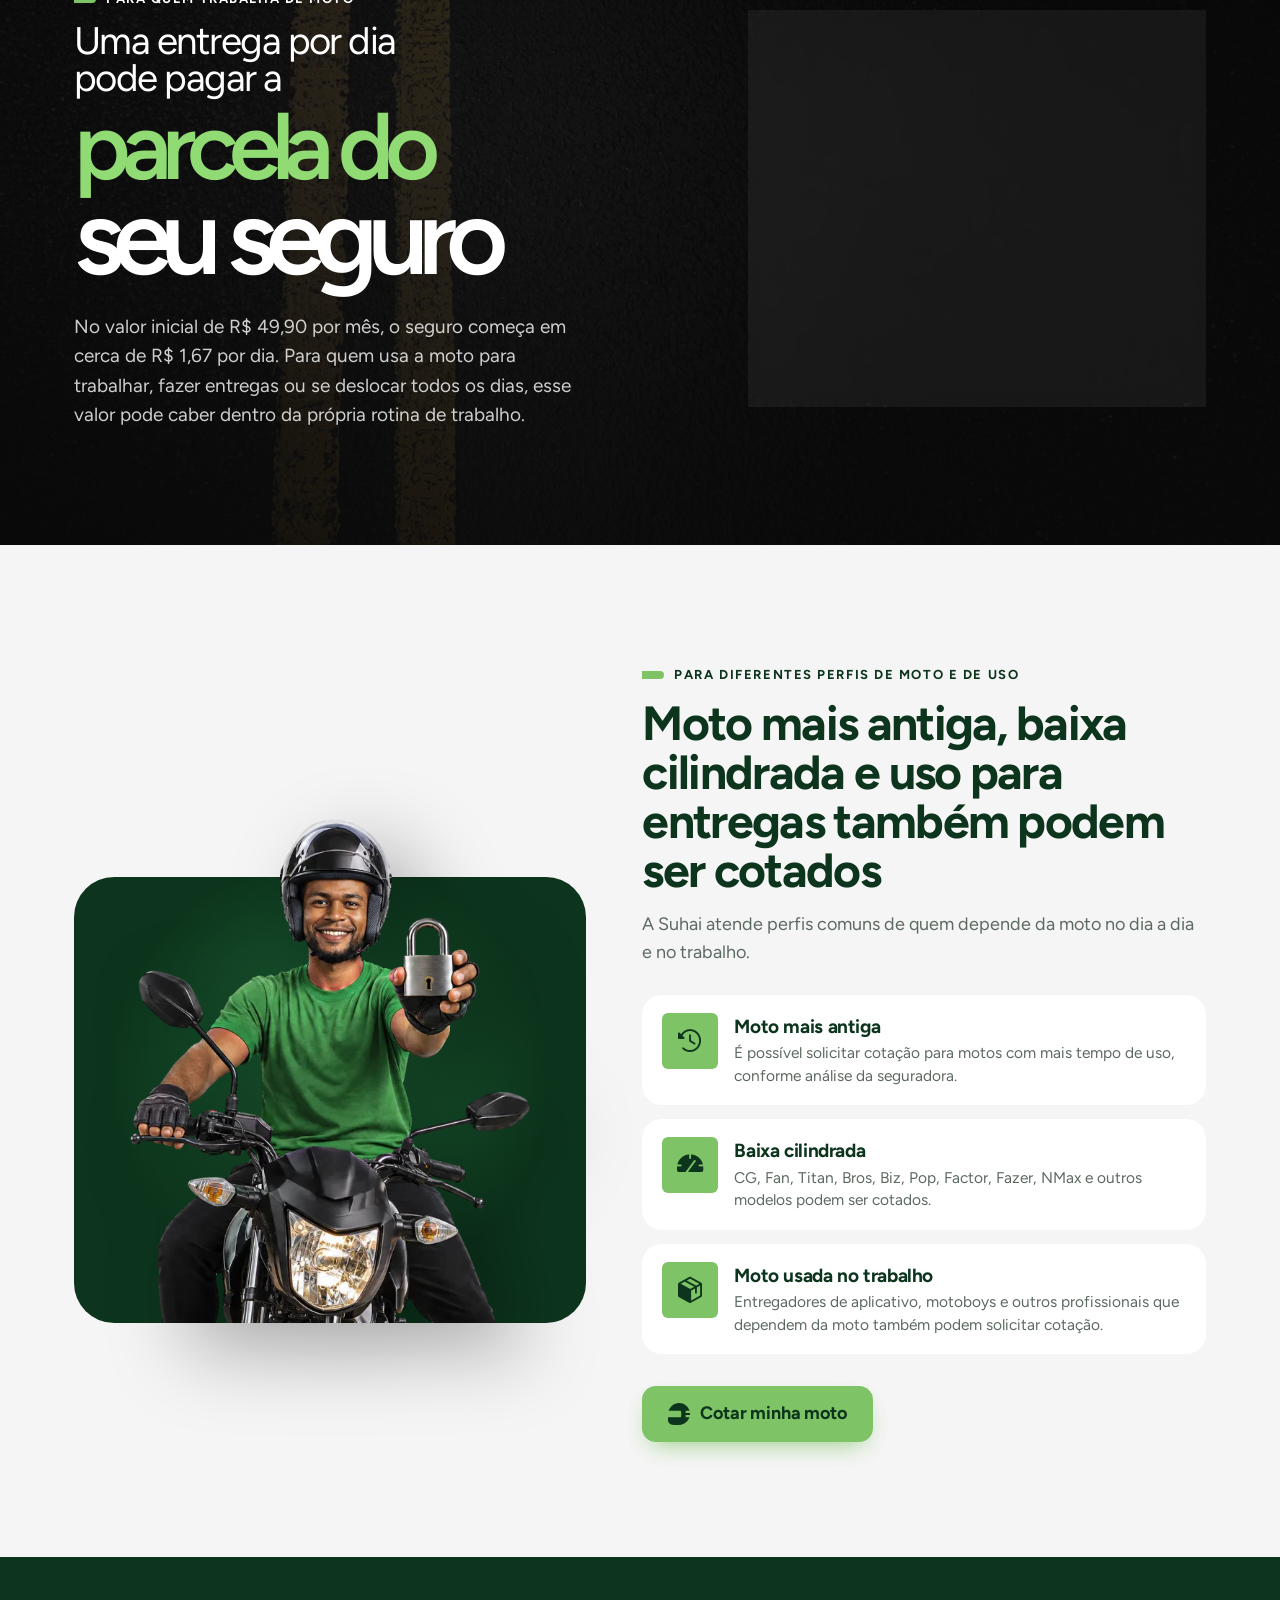
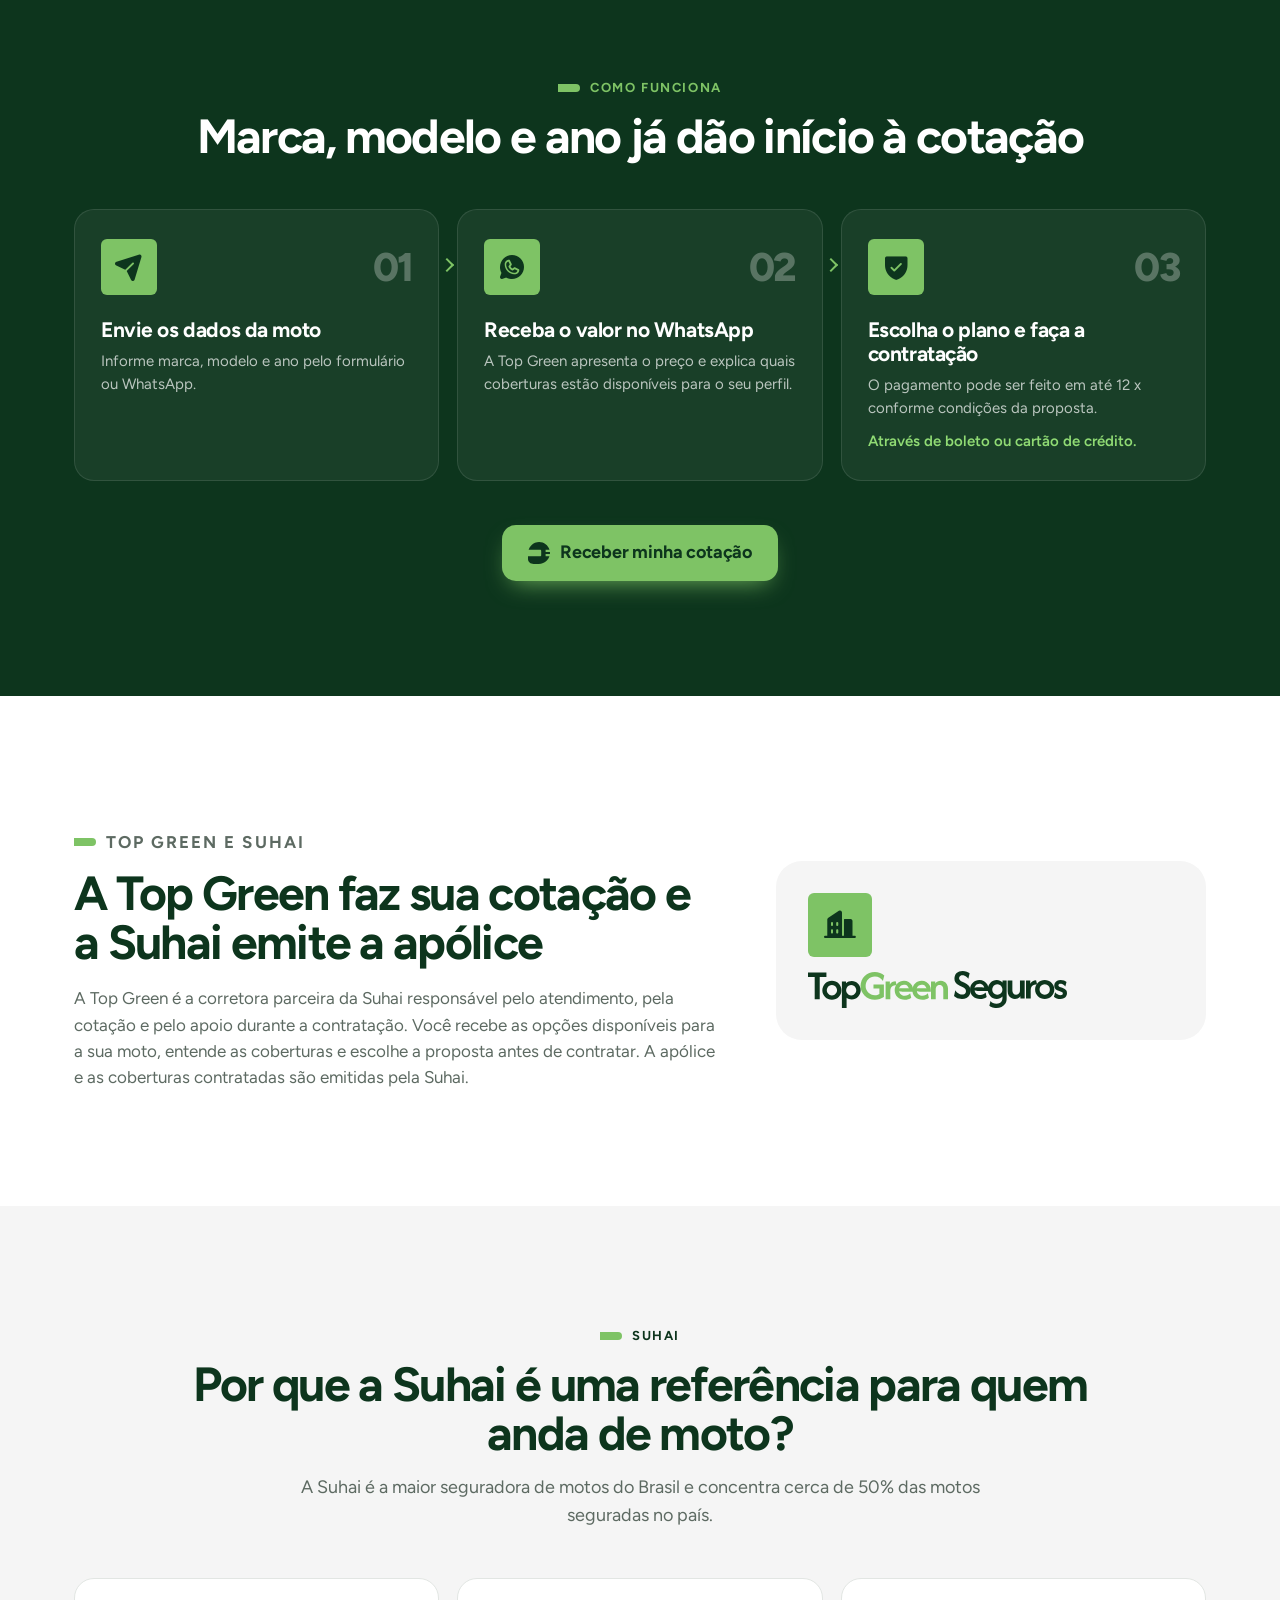
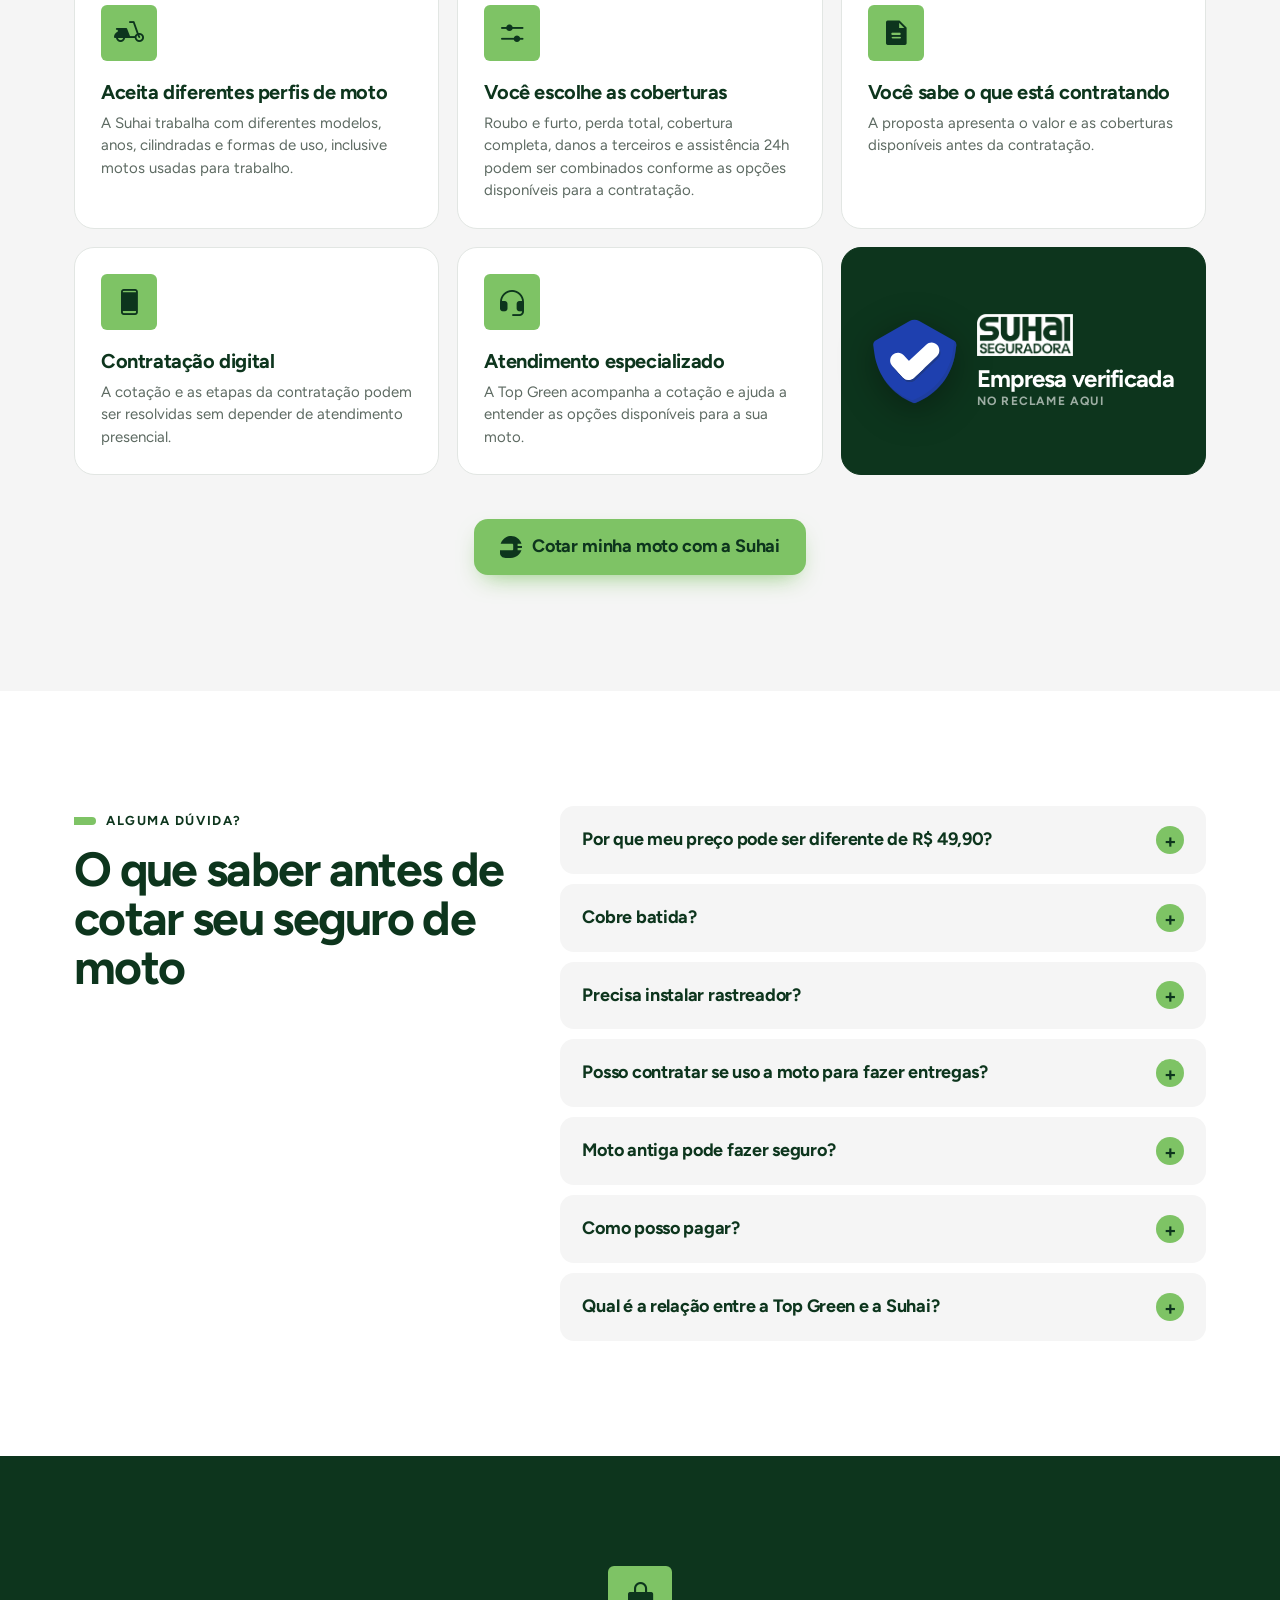
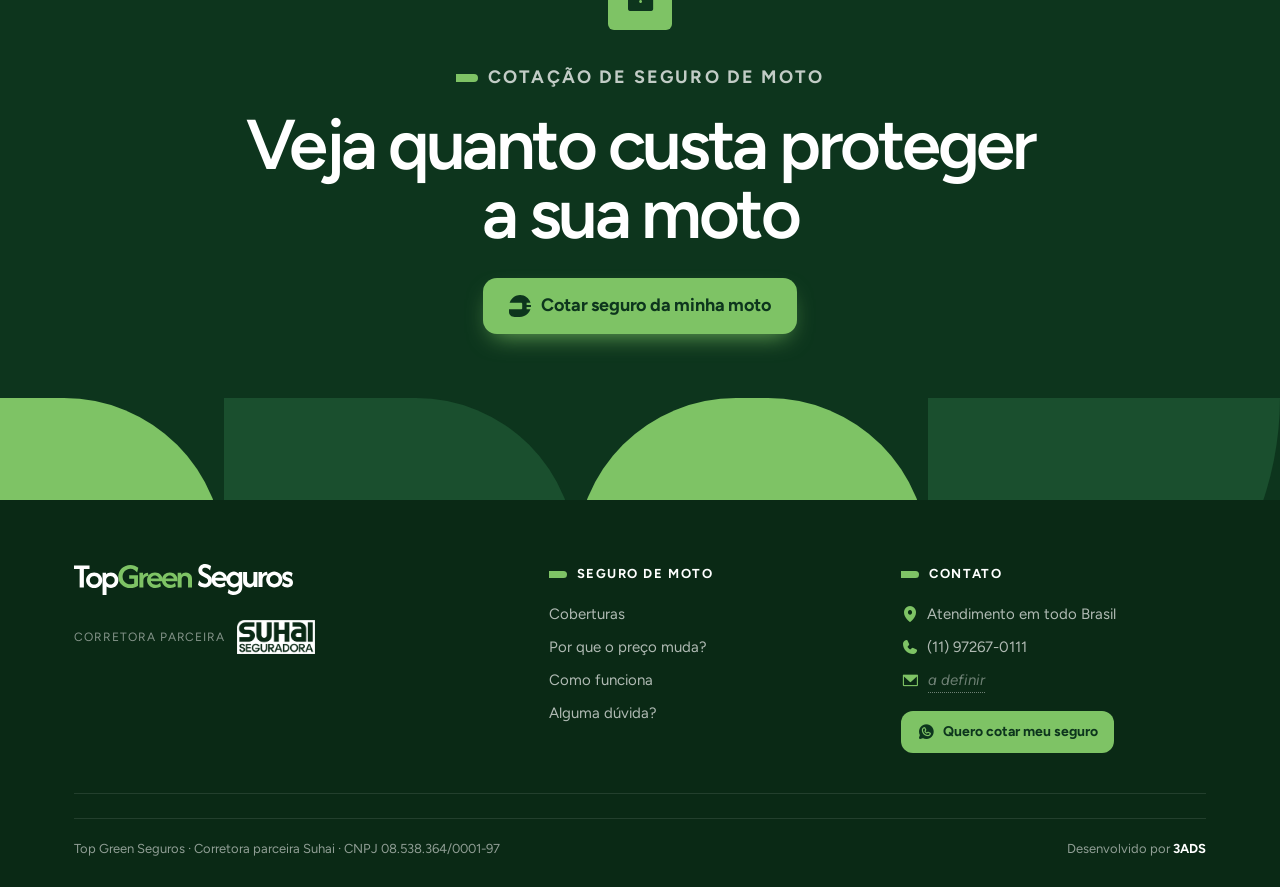
<file: v2/index.html>
<!doctype html>
<html lang="pt-BR">
<head>
<meta charset="utf-8">
<meta name="viewport" content="width=device-width, initial-scale=1">
<title>Seguro de Moto Suhai a partir de R$ 49,90 por mês | Top Green Seguros</title>
<meta name="description" content="Seguro Suhai para motos, inclusive usadas para trabalho e entregas. Informe sua moto e receba o valor para cotação pelo WhatsApp.">
<meta name="robots" content="noindex, nofollow"><!-- protótipo: remover na publicação final -->
<link rel="preconnect" href="https://fonts.googleapis.com">
<link rel="preconnect" href="https://fonts.gstatic.com" crossorigin>
<link href="https://fonts.googleapis.com/css2?family=Figtree:ital,wght@0,400;0,500;0,600;0,700;0,800;1,400;1,600;1,700&display=swap" rel="stylesheet">
<link rel="preload" href="../assets/icons/Phosphor-Fill.woff2" as="font" type="font/woff2" crossorigin>
<link rel="stylesheet" href="../assets/icons/phosphor-fill.css">
<link rel="preload" as="image" href="../assets/asfalto.webp">
<link rel="stylesheet" href="styles.css?v=20261124">
</head>
<body>

<header class="topbar">
  <div class="wrap topbar__inner">
    <a href="#topo" class="brand" aria-label="Top Green Seguros">
      <img src="../assets/topgreen.svg" alt="" width="118" height="30">
      <img src="../assets/seguros-branco.svg" alt="" width="95" height="31">
    </a>
    <div class="topbar__right">
      <span class="topbar__partner">Corretora parceira</span>
      <img src="../assets/suhai-branca.png" alt="Suhai Seguradora" width="92" height="40" class="topbar__suhai">
    </div>
  </div>
</header>

<main id="topo">

  <!-- 01 · TOPO -->
  <section class="hero">
    <div class="hero__bg" aria-hidden="true"></div>
    <div class="wrap hero__grid">
      <div class="hero__copy">
        <p class="eyebrow eyebrow--light">Seguro de moto Suhai</p>
        <h1 class="hero__title">
          <span class="hero__title-small">Seguro de moto</span>
          <span class="hero__title-green">a partir de</span>
          <span class="hero__title-big">R$&nbsp;49,90 <small>por mês</small></span>
        </h1>
        <div class="hero__box">
          Seguro Suhai para motos, inclusive usadas para trabalho e entregas. Informe sua moto e receba o valor para cotação pelo WhatsApp.
        </div>
        <div class="hero__seal">
          <img src="../assets/suhai-branca.png" alt="Suhai Seguradora" width="120" height="52">
        </div>
      </div>

      <!-- Formulário curto de cotação -->
      <div class="quote" id="cotar">
        <form class="quote__form" id="quoteForm" novalidate>
          <div class="quote__fields" data-step="form">
            <label class="field">
              <span>Nome</span>
              <input name="nome" id="nome" autocomplete="given-name" required>
            </label>
            <label class="field">
              <span>WhatsApp</span>
              <input name="whats" id="whats" type="tel" inputmode="tel" autocomplete="tel" placeholder="(00) 00000-0000" maxlength="15" required>
            </label>
            <label class="field">
              <span>Marca da moto</span>
              <select name="marca" id="marca" required>
                <option value="">Selecione</option>
              </select>
            </label>
            <div class="field-row">
              <label class="field">
                <span>Modelo</span>
                <select name="modelo" id="modelo" required disabled>
                  <option value="">Selecione</option>
                </select>
              </label>
              <label class="field">
                <span>Ano</span>
                <select name="ano" id="ano" required></select>
              </label>
            </div>
            <button type="submit" class="btn btn--primary btn--block">
              <img src="../assets/icon-cotacao.svg" alt="" width="22" height="22"> Cotar agora
            </button>
          </div>

          <div class="quote__done" data-step="done" aria-live="polite">
            <div class="quote__loader"><span></span><span></span><span></span></div>
            <div class="quote__done-ok">
              <span class="ico ico--lg"><i class="ph-fill ph-check-circle"></i></span>
              <p class="quote__done-title"><span data-nome></span>, recebemos os dados da sua <span data-moto></span>.</p>
              <a class="btn btn--whats btn--block" data-whats-quote href="#" target="_blank" rel="noopener">
                <i class="ph-fill ph-whatsapp-logo"></i> Quero cotar meu seguro
              </a>
            </div>
          </div>
        </form>

        <div class="quote__or"><span>Ou fale direto pelo WhatsApp</span></div>
        <a class="btn btn--outline btn--block" data-whats href="#" target="_blank" rel="noopener">
          <i class="ph-fill ph-whatsapp-logo"></i> Quero cotar meu seguro
        </a>
        <div class="quote__notes">
          <p><i class="ph-fill ph-tag"></i> A partir de R$ 49,90/mês. O valor final varia conforme modelo, ano, região e coberturas contratadas.</p>
          <p><i class="ph-fill ph-map-pin"></i> Atendimento em todo Brasil</p>
        </div>
      </div>
    </div>
    <div class="formas formas--hero" aria-hidden="true"><i></i><i></i><i></i><i></i></div>
  </section>

  <!-- 02 · COBERTURAS -->
  <section class="section section--light" id="coberturas">
    <div class="wrap">
      <header class="section__head section__head--center">
        <p class="eyebrow">Coberturas</p>
        <h2 class="h2">Monte a proteção da sua moto com as coberturas que você precisa</h2>
        <p class="lead">Com o seguro de moto Suhai, você pode montar a proteção de acordo com a sua rotina. Veja as coberturas disponíveis e escolha a combinação que faz sentido para a sua moto.</p>
      </header>

      <div class="cover-grid">
        <article class="cover">
          <span class="ico"><i class="ph-fill ph-lock"></i></span>
          <h3>Roubo e furto</h3>
          <p>É a cobertura principal. Se a moto for roubada ou furtada e não for recuperada, você recebe a indenização conforme as condições da apólice.</p>
        </article>
        <article class="cover">
          <span class="ico"><i class="ph-fill ph-motorcycle"></i></span>
          <h3>Perda total (PT)</h3>
          <p>Cobre situações em que a moto sofre danos irreparáveis decorrentes de colisão, incêndio ou alagamento, conforme as condições contratadas.</p>
        </article>
        <article class="cover">
          <span class="ico"><i class="ph-fill ph-shield-check"></i></span>
          <h3>Cobertura Completa</h3>
          <p>Nossa opção mais ampla. Reúne, em um só plano, proteção contra roubo e furto, perda total e também cobre o conserto da sua moto em batidas menores.</p>
        </article>
        <article class="cover">
          <span class="ico"><i class="ph-fill ph-users-three"></i></span>
          <h3>Danos a terceiros</h3>
          <p>Cobre danos materiais, corporais ou morais causados a outras pessoas ou veículos em acidentes de sua responsabilidade, conforme a cobertura contratada.</p>
        </article>
        <article class="cover">
          <span class="ico"><i class="ph-fill ph-headset"></i></span>
          <h3>Assistência 24h</h3>
          <p>Pode incluir guincho de até 500 km, chaveiro, socorro mecânico, troca de pneus e transporte domiciliar, conforme o plano contratado.</p>
        </article>
      </div>
      <div class="section__cta">
        <a href="#cotar" class="btn btn--primary"><img src="../assets/icon-cotacao.svg" alt="" width="22" height="22"> Montar minha cotação</a>
      </div>
    </div>
  </section>

  <!-- 03 · POR QUE O PREÇO MUDA -->
  <section class="section section--white price" id="preco">
    <div class="formas formas--top" aria-hidden="true"><i></i><i></i><i></i><i></i></div>
    <div class="price__motos" aria-hidden="true">
      <img src="../assets/moto-biz.webp" alt="" width="430" height="275" loading="lazy">
      <img src="../assets/moto-titan.webp" alt="" width="430" height="275" loading="lazy">
      <img src="../assets/moto-fan.webp" alt="" width="430" height="275" loading="lazy">
      <img src="../assets/moto-cb300.webp" alt="" width="430" height="275" loading="lazy">
    </div>
    <div class="wrap price__grid">
      <div>
        <p class="eyebrow">Por que o preço muda?</p>
        <h2 class="display">
          <span class="display__green">R$ 49,90 é o valor inicial.</span>
          <span class="display__dark">A sua cotação depende da sua moto</span>
        </h2>
        <p class="price__kicker">O preço varia porque o modelo, o ano e a região interferem no cálculo.</p>
      </div>
      <ul class="price__list">
        <li><span class="ico"><i class="ph-fill ph-moped"></i></span><div><strong>Modelo</strong>Uma CG, Biz, Bros ou Fazer pode ter um valor diferente.</div></li>
        <li><span class="ico"><i class="ph-fill ph-calendar-blank"></i></span><div><strong>Ano</strong>O ano da moto também entra na análise.</div></li>
        <li><span class="ico"><i class="ph-fill ph-map-pin"></i></span><div><strong>Região</strong>O valor do seguro é conforme a região de risco e coberturas contratadas.</div></li>
      </ul>
    </div>
    <div class="wrap section__cta">
      <a href="#cotar" class="btn btn--primary"><img src="../assets/icon-cotacao.svg" alt="" width="22" height="22"> Cotar minha moto</a>
    </div>
  </section>

  <!-- 04 · PARA QUEM TRABALHA DE MOTO -->
  <section class="section section--asfalto conta" id="trabalho">
    <div class="wrap conta__grid">
      <div>
        <p class="eyebrow eyebrow--light">Para quem trabalha de moto</p>
        <h2 class="conta__title">
          <span class="conta__small">Uma entrega por dia pode pagar a</span>
          <span class="conta__green">parcela do</span>
          <span class="conta__big">seu seguro</span>
        </h2>
        <p class="conta__lead">No valor inicial de R$ 49,90 por mês, o seguro começa em cerca de R$ 1,67 por dia. Para quem usa a moto para trabalhar, fazer entregas ou se deslocar todos os dias, esse valor pode caber dentro da própria rotina de trabalho.</p>
      </div>
      <div class="formula">
        <span class="ico ico--lg"><i class="ph-fill ph-hand-coins"></i></span>
        <p class="formula__calc">
          <span>R$ 49,90</span>
          <span class="formula__op">÷ 30 dias ≈</span>
          <strong>R$ 1,67 <small>por dia</small></strong>
        </p>
        <a href="#cotar" class="btn btn--primary btn--block"><img src="../assets/icon-cotacao.svg" alt="" width="22" height="22"> Quero saber o preço da minha moto</a>
      </div>
    </div>
  </section>

  <!-- 05 · PERFIS -->
  <section class="section section--light perfis" id="perfis">
    <div class="wrap perfis__grid">
      <div class="suhai__photo">
        <div class="suhai__panel" aria-hidden="true"></div>
        <img src="../assets/motociclista.webp" alt="Motociclista de camiseta verde mostrando um cadeado" width="700" height="883" loading="lazy">
      </div>
      <div>
        <p class="eyebrow">Para diferentes perfis de moto e de uso</p>
        <h2 class="h2">Moto mais antiga, baixa cilindrada e uso para entregas também podem ser cotados</h2>
        <p class="lead">A Suhai atende perfis comuns de quem depende da moto no dia a dia e no trabalho.</p>
        <ul class="feature-list">
          <li><span class="ico"><i class="ph-fill ph-clock-counter-clockwise"></i></span><div><strong>Moto mais antiga</strong>É possível solicitar cotação para motos com mais tempo de uso, conforme análise da seguradora.</div></li>
          <li><span class="ico"><i class="ph-fill ph-gauge"></i></span><div><strong>Baixa cilindrada</strong>CG, Fan, Titan, Bros, Biz, Pop, Factor, Fazer, NMax e outros modelos podem ser cotados.</div></li>
          <li><span class="ico"><i class="ph-fill ph-package"></i></span><div><strong>Moto usada no trabalho</strong>Entregadores de aplicativo, motoboys e outros profissionais que dependem da moto também podem solicitar cotação.</div></li>
        </ul>
        <a href="#cotar" class="btn btn--primary"><img src="../assets/icon-cotacao.svg" alt="" width="22" height="22"> Cotar minha moto</a>
      </div>
    </div>
  </section>

  <!-- 06 · COMO FUNCIONA -->
  <section class="section section--dark como" id="como">
    <div class="wrap">
      <header class="section__head section__head--center">
        <p class="eyebrow eyebrow--green">Como funciona</p>
        <h2 class="h2 h2--light">Marca, modelo e ano já dão início à cotação</h2>
      </header>
      <ol class="steps">
        <li>
          <div class="steps__top"><span class="ico"><i class="ph-fill ph-paper-plane-tilt"></i></span><span class="steps__n">01</span></div>
          <h3>Envie os dados da moto</h3>
          <p>Informe marca, modelo e ano pelo formulário ou WhatsApp.</p>
        </li>
        <li>
          <div class="steps__top"><span class="ico"><i class="ph-fill ph-whatsapp-logo"></i></span><span class="steps__n">02</span></div>
          <h3>Receba o valor no WhatsApp</h3>
          <p>A Top Green apresenta o preço e explica quais coberturas estão disponíveis para o seu perfil.</p>
        </li>
        <li>
          <div class="steps__top"><span class="ico"><i class="ph-fill ph-shield-check"></i></span><span class="steps__n">03</span></div>
          <h3>Escolha o plano e faça a contratação</h3>
          <p>O pagamento pode ser feito em até 12&nbsp;x conforme condições da proposta.</p>
          <p class="steps__note">Através de boleto ou cartão de crédito.</p>
        </li>
      </ol>
      <div class="section__cta">
        <a href="#cotar" class="btn btn--primary"><img src="../assets/icon-cotacao.svg" alt="" width="22" height="22"> Receber minha cotação</a>
      </div>
    </div>
  </section>

  <!-- 07 · TOP GREEN E SUHAI -->
  <section class="section section--white" id="quem-somos">
    <div class="wrap trust">
      <div class="trust__about">
        <p class="eyebrow">Top Green e Suhai</p>
        <h2 class="h2">A Top Green faz sua cotação e a Suhai emite a apólice</h2>
        <p>A Top Green é a corretora parceira da Suhai responsável pelo atendimento, pela cotação e pelo apoio durante a contratação. Você recebe as opções disponíveis para a sua moto, entende as coberturas e escolhe a proposta antes de contratar. A apólice e as coberturas contratadas são emitidas pela Suhai.</p>
      </div>
      <div class="trust__card">
        <span class="ico ico--lg"><i class="ph-fill ph-buildings"></i></span>
        <span class="brand brand--dark">
          <img src="../assets/topgreen-dark.svg" alt="Top Green" width="118" height="30">
          <img src="../assets/seguros-dark.svg" alt="Seguros" width="95" height="31">
        </span>
      </div>
    </div>
  </section>

  <!-- 08 · SUHAI -->
  <section class="section section--light" id="suhai">
    <div class="wrap">
      <header class="section__head section__head--center">
        <div>
          <p class="eyebrow">Suhai</p>
          <h2 class="h2">Por que a Suhai é uma referência para quem anda de moto?</h2>
          <p class="lead">A Suhai é a maior seguradora de motos do Brasil e concentra cerca de 50% das motos seguradas no país.</p>
        </div>
      </header>
      <div class="why-grid">
        <article class="why"><span class="ico"><i class="ph-fill ph-moped"></i></span><h3>Aceita diferentes perfis de moto</h3><p>A Suhai trabalha com diferentes modelos, anos, cilindradas e formas de uso, inclusive motos usadas para trabalho.</p></article>
        <article class="why"><span class="ico"><i class="ph-fill ph-sliders-horizontal"></i></span><h3>Você escolhe as coberturas</h3><p>Roubo e furto, perda total, cobertura completa, danos a terceiros e assistência 24h podem ser combinados conforme as opções disponíveis para a contratação.</p></article>
        <article class="why"><span class="ico"><i class="ph-fill ph-file-text"></i></span><h3>Você sabe o que está contratando</h3><p>A proposta apresenta o valor e as coberturas disponíveis antes da contratação.</p></article>
        <article class="why"><span class="ico"><i class="ph-fill ph-device-mobile"></i></span><h3>Contratação digital</h3><p>A cotação e as etapas da contratação podem ser resolvidas sem depender de atendimento presencial.</p></article>
        <article class="why"><span class="ico"><i class="ph-fill ph-headset"></i></span><h3>Atendimento especializado</h3><p>A Top Green acompanha a cotação e ajuda a entender as opções disponíveis para a sua moto.</p></article>
        <article class="why why--ra" role="img" aria-label="Suhai: Empresa verificada no Reclame Aqui">
          <img src="../assets/ra-empresa-verificada.svg" alt="" width="84" height="85" class="ra__seal">
          <div class="ra__txt">
            <img src="../assets/suhai-branca.png" alt="Suhai Seguradora" width="110" height="48" class="ra__suhai">
            <strong>Empresa verificada</strong>
            <small>no Reclame Aqui</small>
          </div>
        </article>
      </div>
      <div class="section__cta">
        <a href="#cotar" class="btn btn--primary"><img src="../assets/icon-cotacao.svg" alt="" width="22" height="22"> Cotar minha moto com a Suhai</a>
      </div>
    </div>
  </section>

  <!-- 09 · FAQ -->
  <section class="section section--white" id="faq">
    <div class="wrap faq">
      <header class="section__head">
        <p class="eyebrow">Alguma dúvida?</p>
        <h2 class="h2">O que saber antes de cotar seu seguro de moto</h2>
      </header>
      <div class="faq__list">
        <details>
          <summary>Por que meu preço pode ser diferente de R$ 49,90?</summary>
          <p>Porque R$ 49,90 é o valor inicial. Modelo, ano, região e coberturas contratadas influenciam o preço da sua cotação.</p>
        </details>
        <details>
          <summary>Cobre batida?</summary>
          <p>Roubo e furto não incluem automaticamente qualquer dano causado por colisão. Para cobrir batidas, é possível contratar a cobertura completa.</p>
        </details>
        <details>
          <summary>Precisa instalar rastreador?</summary>
          <p>Depende da análise da proposta. Se houver necessidade, essa condição será informada durante a cotação.</p>
        </details>
        <details>
          <summary>Posso contratar se uso a moto para fazer entregas?</summary>
          <p>Sim, motos utilizadas por entregadores e motoboys podem ser cotadas, mas deve ser informado na cotação.</p>
        </details>
        <details>
          <summary>Moto antiga pode fazer seguro?</summary>
          <p>É possível solicitar cotação para motos mais antigas, conforme análise da proposta.</p>
        </details>
        <details>
          <summary>Como posso pagar?</summary>
          <p>O seguro pode ser parcelado em até 12&nbsp;x, conforme as condições apresentadas na cotação, através de boleto ou no cartão de crédito.</p>
        </details>
        <details>
          <summary>Qual é a relação entre a Top Green e a Suhai?</summary>
          <p>A Top Green é a corretora parceira autorizada pela Suhai.<br>A Suhai é a seguradora responsável pela emissão da apólice e coberturas contratadas.</p>
        </details>
      </div>
    </div>
  </section>

  <!-- 10 · COTAÇÃO FINAL -->
  <section class="final">
    <div class="wrap final__inner">
      <span class="ico ico--lg"><i class="ph-fill ph-lock"></i></span>
      <p class="eyebrow eyebrow--green">Cotação de seguro de moto</p>
      <h2 class="final__title">Veja quanto custa proteger a sua moto</h2>
      <div class="final__ctas">
        <a href="#cotar" class="btn btn--primary"><img src="../assets/icon-cotacao.svg" alt="" width="22" height="22"> Cotar seguro da minha moto</a>
      </div>
    </div>
    <div class="formas" aria-hidden="true"><i></i><i></i><i></i><i></i></div>
  </section>
</main>

<footer class="footer">
  <div class="wrap">
    <div class="footer__grid">
      <div class="footer__about">
        <span class="brand">
          <img src="../assets/topgreen.svg" alt="Top Green" width="118" height="30">
          <img src="../assets/seguros-branco.svg" alt="Seguros" width="95" height="31">
        </span>
        <div class="footer__partner">
          <span>Corretora parceira</span>
          <img src="../assets/suhai-branca.png" alt="Suhai Seguradora" width="92" height="40">
        </div>
      </div>

      <nav class="footer__col" aria-label="Navegação do rodapé">
        <h3>Seguro de moto</h3>
        <ul>
          <li><a href="#coberturas">Coberturas</a></li>
          <li><a href="#preco">Por que o preço muda?</a></li>
          <li><a href="#como">Como funciona</a></li>
          <li><a href="#faq">Alguma dúvida?</a></li>
        </ul>
      </nav>

      <div class="footer__col">
        <h3>Contato</h3>
        <ul class="footer__contact">
          <li><i class="ph-fill ph-map-pin"></i> Atendimento em todo Brasil</li>
          <li><i class="ph-fill ph-phone"></i> <a href="tel:+5511972670111">(11) 97267-0111</a></li>
          <li><i class="ph-fill ph-envelope-simple"></i> <span class="pending">a definir</span></li>
        </ul>
        <a href="#" class="footer__whats" data-whats target="_blank" rel="noopener">
          <i class="ph-fill ph-whatsapp-logo"></i> Quero cotar meu seguro
        </a>
      </div>
    </div>

    <div class="footer__bottom">
      <p>Top Green Seguros · Corretora parceira Suhai · CNPJ 08.538.364/0001-97</p>
      <p class="footer__credit">Desenvolvido por <a href="https://3ads.com.br" target="_blank" rel="noopener">3ADS</a></p>
    </div>
  </div>
</footer>

<!-- Barra fixa mobile -->
<div class="sticky-cta" id="stickyCta">
  <a href="#cotar" class="btn btn--primary">Cotar agora</a>
  <a href="#" class="btn btn--whats-icon" data-whats target="_blank" rel="noopener" aria-label="Quero cotar meu seguro pelo WhatsApp"><i class="ph-fill ph-whatsapp-logo"></i></a>
</div>

<script src="script.js?v=20261124"></script>
</body>
</html>
</file>
<file: assets/icons/phosphor-fill.css>
/* Phosphor Icons (fill) v2.1.1 · MIT · subconjunto usado na LP */
@font-face {
  font-family: "Phosphor-Fill";
  src: url("Phosphor-Fill.woff2") format("woff2");
  font-weight: normal;
  font-style: normal;
  font-display: block;
}

.ph-fill {
  /* use !important to prevent issues with browser extensions that change fonts */
  font-family: "Phosphor-Fill" !important;
  speak: never;
  font-style: normal;
  font-weight: normal;
  font-variant: normal;
  text-transform: none;
  line-height: 1;

  /* Enable Ligatures ================ */
  letter-spacing: 0;
  -webkit-font-feature-settings: "liga";
  -moz-font-feature-settings: "liga=1";
  -moz-font-feature-settings: "liga";
  -ms-font-feature-settings: "liga" 1;
  font-feature-settings: "liga";
  -webkit-font-variant-ligatures: discretionary-ligatures;
  font-variant-ligatures: discretionary-ligatures;

  /* Better Font Rendering =========== */
  -webkit-font-smoothing: antialiased;
  -moz-osx-font-smoothing: grayscale;
}

.ph-fill.ph-buildings:before {
  content: "\e102";
}
.ph-fill.ph-calendar-blank:before {
  content: "\e10a";
}
.ph-fill.ph-check-circle:before {
  content: "\e184";
}
.ph-fill.ph-clock-counter-clockwise:before {
  content: "\e1a0";
}
.ph-fill.ph-device-mobile:before {
  content: "\e1e0";
}
.ph-fill.ph-envelope-simple:before {
  content: "\e218";
}
.ph-fill.ph-file-text:before {
  content: "\e23a";
}
.ph-fill.ph-gauge:before {
  content: "\e628";
}
.ph-fill.ph-hand-coins:before {
  content: "\ea8c";
}
.ph-fill.ph-headset:before {
  content: "\e584";
}
.ph-fill.ph-lock:before {
  content: "\e2fa";
}
.ph-fill.ph-map-pin:before {
  content: "\e316";
}
.ph-fill.ph-moped:before {
  content: "\e824";
}
.ph-fill.ph-motorcycle:before {
  content: "\e80a";
}
.ph-fill.ph-package:before {
  content: "\e390";
}
.ph-fill.ph-paper-plane-tilt:before {
  content: "\e398";
}
.ph-fill.ph-phone:before {
  content: "\e3b8";
}
.ph-fill.ph-shield-check:before {
  content: "\e40c";
}
.ph-fill.ph-sliders-horizontal:before {
  content: "\e434";
}
.ph-fill.ph-tag:before {
  content: "\e478";
}
.ph-fill.ph-users-three:before {
  content: "\e68e";
}
.ph-fill.ph-whatsapp-logo:before {
  content: "\e5d0";
}
.ph-fill.ph-wrench:before {
  content: "\e5d4";
}
</file>
<file: styles.css>
/* =========================================================
   Top Green Seguros · LP Seguro de Moto (protótipo)
   Linguagem visual: anúncios NOV/2026 (Figma)
   ========================================================= */
:root {
  --dark: #0d351d;        /* verde-escuro Top Green */
  --dark-2: #0a2915;
  --green: #7ec365;       /* verde principal */
  --green-2: #90db74;     /* verde claro (títulos sobre asfalto) */
  --off: #f5f5f5;         /* fundo claro */
  --white: #ffffff;
  --gray: #868686;
  --ink: #1d2a22;
  --muted: #5d6a62;
  --line: #e2e6e3;
  --asfalto: #121212;
  --radius: 20px;
  --radius-sm: 14px;
  --shadow: 0 24px 60px -24px rgba(13, 53, 29, .35);
  --wrap: 1180px;
  --font: "Figtree", system-ui, -apple-system, "Segoe UI", sans-serif;
}

*, *::before, *::after { box-sizing: border-box; }
html { scroll-behavior: smooth; scroll-padding-top: 80px; }
body {
  margin: 0;
  font-family: var(--font);
  color: var(--ink);
  background: var(--off);
  font-size: 17px;
  line-height: 1.55;
  -webkit-font-smoothing: antialiased;
  overflow-x: hidden;
}
img { max-width: 100%; height: auto; display: block; }
h1, h2, h3, p { margin: 0; }
a { color: inherit; }
button, input, select { font: inherit; }
.wrap { width: 100%; max-width: var(--wrap); margin: 0 auto; padding: 0 24px; }
.sr-only { position: absolute; width: 1px; height: 1px; overflow: hidden; clip: rect(0 0 0 0); white-space: nowrap; }

/* ---------- Dados pendentes (discreto) ---------- */
.pending { opacity: .6; font-style: italic; border-bottom: 1px dotted currentColor; cursor: help; }

/* ---------- Tipografia base ---------- */
.eyebrow {
  font-size: 13px; font-weight: 700; letter-spacing: .12em; text-transform: uppercase;
  color: var(--dark); display: inline-flex; align-items: center; gap: 10px; margin-bottom: 14px;
}
.eyebrow::before { content: ""; width: 22px; height: 8px; border-radius: 0 8px 8px 0; background: var(--green); }
.eyebrow--light { color: var(--white); }
.eyebrow--green { color: var(--green); }
.h2 {
  font-size: clamp(30px, 4.2vw, 48px); line-height: 1.02; letter-spacing: -0.035em;
  font-weight: 700; color: var(--dark);
}
.h2--light { color: var(--white); }
.hl { color: var(--green); }
.lead { font-size: 18px; color: var(--muted); margin-top: 16px; max-width: 620px; }

/* ---------- Botões ---------- */
.btn {
  display: inline-flex; align-items: center; justify-content: center; gap: 10px;
  min-height: 56px; padding: 0 26px; border-radius: var(--radius-sm);
  font-weight: 700; font-size: 18px; letter-spacing: -0.01em; text-decoration: none;
  border: 0; cursor: pointer; transition: transform .15s ease, box-shadow .15s ease, background .15s ease;
}
.btn img { width: 22px; height: 22px; flex: none; }
.btn:hover { transform: translateY(-2px); }
.btn:active { transform: translateY(0); }
.btn--primary { background: var(--green); color: var(--dark); box-shadow: 0 10px 24px -10px rgba(126, 195, 101, .9); }
.btn--primary:hover { background: var(--green-2); }
.btn--outline { background: var(--white); color: var(--dark); border: 2px solid var(--green); }
.btn--outline:hover { background: #f1f9ee; }
.btn--ghost { background: transparent; color: var(--white); border: 2px solid rgba(255,255,255,.35); }
.btn--ghost:hover { border-color: var(--green); }
.btn--light { background: var(--white); color: var(--dark); }
.btn--whats { background: #25d366; color: #073b1c; }
.btn--block { width: 100%; }
.btn-link { background: none; border: 0; color: var(--muted); cursor: pointer; font-size: 14px; margin-top: 10px; padding: 4px; }
.invert { filter: brightness(0) invert(1); }

/* ---------- Topbar ---------- */
.topbar { position: absolute; left: 0; right: 0; z-index: 5; padding: 22px 0; }
.topbar__inner { display: flex; align-items: center; justify-content: space-between; }
.brand { display: inline-flex; align-items: center; gap: 6px; }
.brand img:first-child { width: 118px; height: auto; }
.brand img:last-child { width: 95px; height: auto; }
.topbar__right { display: flex; align-items: center; gap: 12px; }
.topbar__partner { color: rgba(255,255,255,.7); font-size: 13px; }
.topbar__suhai { width: 84px; height: auto; }

/* ---------- Formas (assinatura visual) ---------- */
.formas {
  --s: clamp(120px, 25vw, 340px);
  position: relative; height: calc(var(--s) * .32); overflow: hidden;
  display: grid; grid-template-columns: repeat(4, 1fr); width: calc(100% + var(--s) * .4);
  margin-left: calc(var(--s) * -.4);
}
.formas i { display: block; height: var(--s); }
.formas i:nth-child(1) { background: var(--green); border-radius: 0 999px 999px 0; }
.formas i:nth-child(2) { background: var(--dark); border-radius: 0 999px 999px 999px; }
.formas i:nth-child(3) { background: var(--green); border-radius: 999px 999px 999px 0; }
.formas i:nth-child(4) { background: var(--dark); border-radius: 0 0 999px 0; }
.formas--top { transform: scaleY(-1); position: absolute; top: 0; left: 0; right: 0; }
.formas--hero { position: absolute; bottom: 0; left: 0; z-index: 1; }

/* ---------- Selo estrela ---------- */
.star-badge {
  --size: 150px;
  width: var(--size); height: var(--size); flex: none;
  display: grid; place-items: center; position: relative;
  color: var(--white); text-align: center;
  font-weight: 600; font-style: italic; font-size: calc(var(--size) * .15); line-height: .95; letter-spacing: -0.06em;
}
.star-badge::before {
  content: ""; position: absolute; inset: 0; background: var(--green);
  -webkit-mask: url("assets/selo-star.svg") center / contain no-repeat;
  mask: url("assets/selo-star.svg") center / contain no-repeat;
  animation: spin 22s linear infinite;
}
.star-badge span { position: relative; width: 70%; color: var(--dark); }
.star-badge--sm { --size: 110px; font-size: 18px; }
@keyframes spin { to { transform: rotate(360deg); } }

/* ---------- HERO ---------- */
.hero {
  position: relative; background: var(--asfalto); color: var(--white);
  padding: 120px 0 calc(clamp(120px, 25vw, 340px) * .32 + 64px); overflow: hidden;
}
.hero__bg {
  position: absolute; inset: 0;
  background:
    linear-gradient(90deg, rgba(10,10,10,.92) 0%, rgba(10,10,10,.65) 45%, rgba(10,10,10,.35) 100%),
    url("assets/asfalto.webp") right center / cover no-repeat;
  transform: scaleX(-1);
}
.hero__grid { position: relative; z-index: 2; display: grid; grid-template-columns: 1.1fr .9fr; gap: 56px; align-items: center; }
.hero__title { display: flex; flex-direction: column; font-weight: 600; line-height: .92; margin-bottom: 26px; }
.hero__title-small { font-size: clamp(30px, 3.6vw, 48px); font-weight: 400; letter-spacing: -0.04em; }
.hero__title-green { font-size: clamp(54px, 7vw, 96px); color: var(--green-2); letter-spacing: -0.1em; margin-top: 6px; }
.hero__title-big { font-size: clamp(72px, 10vw, 140px); letter-spacing: -0.1em; }
.hero__title-big small { font-size: .32em; letter-spacing: -0.03em; font-weight: 500; margin-left: 10px; color: rgba(255,255,255,.85); }
.hero__box {
  border: 4px solid var(--green); border-radius: var(--radius);
  padding: 16px 24px; font-style: italic; font-size: clamp(18px, 1.8vw, 22px); line-height: 1.3; max-width: 520px;
}
.hero__checks { list-style: none; padding: 0; margin: 22px 0 0; display: flex; flex-wrap: wrap; gap: 10px; }
.hero__checks li {
  font-size: 15px; font-weight: 600; background: rgba(255,255,255,.08); border: 1px solid rgba(255,255,255,.14);
  padding: 7px 14px 7px 34px; border-radius: 999px; position: relative;
}
.hero__checks li::before {
  content: ""; position: absolute; left: 12px; top: 50%; width: 14px; height: 14px; margin-top: -7px; border-radius: 50%;
  background: var(--green) url("data:image/svg+xml,%3Csvg xmlns='http://www.w3.org/2000/svg' viewBox='0 0 24 24' fill='none' stroke='%230d351d' stroke-width='4' stroke-linecap='round' stroke-linejoin='round'%3E%3Cpath d='M5 12l5 5 9-10'/%3E%3C/svg%3E") center / 9px no-repeat;
}
.hero__seal { display: flex; align-items: center; gap: 22px; margin-top: 32px; }
.hero__seal .star-badge { --size: 130px; }
.hero__seal-txt { display: flex; flex-direction: column; gap: 8px; font-size: 14px; color: rgba(255,255,255,.75); }
.hero__seal-txt img { width: 110px; height: auto; }

/* ---------- Formulário ---------- */
.quote {
  background: var(--white); color: var(--ink); border-radius: 26px; padding: 28px;
  box-shadow: 0 40px 80px -30px rgba(0,0,0,.6); position: relative;
}
.quote__live {
  display: inline-flex; align-items: center; gap: 8px; font-size: 13px; font-weight: 700;
  color: var(--dark); background: #eaf6e5; padding: 5px 12px; border-radius: 999px;
}
.quote__live i { width: 8px; height: 8px; border-radius: 50%; background: #2fb24c; box-shadow: 0 0 0 0 rgba(47,178,76,.6); animation: pulse 1.6s infinite; }
@keyframes pulse { 70% { box-shadow: 0 0 0 8px rgba(47,178,76,0); } 100% { box-shadow: 0 0 0 0 rgba(47,178,76,0); } }
.quote__title { font-size: 26px; line-height: 1.1; letter-spacing: -0.03em; color: var(--dark); margin: 14px 0 6px; font-weight: 700; }
.quote__sub { font-size: 15px; color: var(--muted); }
.quote__steps { list-style: none; padding: 0; margin: 18px 0 16px; display: grid; grid-template-columns: 1fr 1fr; gap: 6px; }
.quote__steps li {
  font-size: 13px; font-weight: 600; color: var(--gray); padding-top: 8px; border-top: 4px solid var(--line);
}
.quote__steps li.is-active { color: var(--dark); border-color: var(--green); }
.quote__form fieldset { border: 0; padding: 0; margin: 0; }
.quote__step, .quote__done { display: none; }
.quote__step.is-active { display: block; animation: fadeIn .3s ease; }
.quote__done.is-active { display: block; text-align: center; padding: 20px 0 6px; animation: fadeIn .3s ease; }
@keyframes fadeIn { from { opacity: 0; transform: translateY(6px); } }
.field { display: block; margin-bottom: 12px; }
.field span { display: block; font-size: 13px; font-weight: 700; color: var(--dark); margin-bottom: 5px; }
.field select, .field input {
  width: 100%; height: 50px; border: 1.5px solid var(--line); border-radius: 12px; padding: 0 14px;
  background: #fafbfa; color: var(--ink); font-size: 16px; outline: none; transition: border-color .15s, box-shadow .15s;
  appearance: none; -webkit-appearance: none;
}
.field select {
  background-image: url("data:image/svg+xml,%3Csvg xmlns='http://www.w3.org/2000/svg' viewBox='0 0 24 24' fill='none' stroke='%230d351d' stroke-width='2.5' stroke-linecap='round'%3E%3Cpath d='M6 9l6 6 6-6'/%3E%3C/svg%3E");
  background-repeat: no-repeat; background-position: right 14px center; background-size: 16px; padding-right: 40px;
}
.field select:disabled { opacity: .55; }
.field select:focus, .field input:focus { border-color: var(--green); box-shadow: 0 0 0 4px rgba(126,195,101,.22); background-color: #fff; }
.field.is-invalid select, .field.is-invalid input { border-color: #d64545; box-shadow: 0 0 0 4px rgba(214,69,69,.12); }
.field-row { display: grid; grid-template-columns: .8fr 1.2fr; gap: 12px; }
.check { display: flex; gap: 10px; align-items: flex-start; font-size: 14px; color: var(--muted); margin: 4px 0 16px; cursor: pointer; }
.check input { width: 18px; height: 18px; accent-color: var(--dark); margin-top: 2px; flex: none; }
.quote__summary {
  background: #eaf6e5; color: var(--dark); font-weight: 600; font-size: 14px; border-radius: 12px; padding: 10px 14px; margin-bottom: 14px;
}
.quote__or { display: flex; align-items: center; gap: 12px; color: var(--gray); font-size: 13px; margin: 14px 0; }
.quote__or::before, .quote__or::after { content: ""; flex: 1; height: 1px; background: var(--line); }
.quote__legal { font-size: 12px; color: var(--gray); text-align: center; margin-top: 12px; }
.quote__loader { display: flex; gap: 6px; justify-content: center; margin-bottom: 14px; }
.quote__loader span { width: 12px; height: 12px; border-radius: 50%; background: var(--green); animation: bounce 1s infinite ease-in-out; }
.quote__loader span:nth-child(2) { animation-delay: .15s; }
.quote__loader span:nth-child(3) { animation-delay: .3s; }
@keyframes bounce { 0%, 80%, 100% { transform: scale(.5); opacity: .5; } 40% { transform: scale(1); opacity: 1; } }
.quote__done-title { font-size: 22px; font-weight: 700; color: var(--dark); letter-spacing: -0.02em; }
.quote__done-ok { display: none; }
.quote__done-ok p:not(.quote__done-title) { color: var(--muted); margin: 8px 0 18px; font-size: 15px; }
.quote__done.is-ready .quote__loader, .quote__done.is-ready > .quote__done-title { display: none; }
.quote__done.is-ready .quote__done-ok { display: block; }
.quote.is-done .quote__or, .quote.is-done > .btn--outline { display: none; }

/* ---------- Seções ---------- */
.section { padding: clamp(72px, 9vw, 120px) 0; position: relative; }
.section--light { background: var(--off); }
.section--white { background: var(--white); }
.section--dark { background: var(--dark); color: var(--white); }
.section__head { margin-bottom: 48px; }
.section__head--center { text-align: center; }
.section__head--center .eyebrow { justify-content: center; }
.section__head--center .h2 { max-width: 920px; margin-left: auto; margin-right: auto; }
.section__head--center .lead { max-width: 680px; margin-left: auto; margin-right: auto; }

/* Coberturas */
.cover-grid { display: grid; grid-template-columns: repeat(4, 1fr); gap: 18px; }
.cover {
  background: var(--white); border-radius: var(--radius); padding: 26px; position: relative;
  border: 1.5px solid var(--line); transition: transform .2s ease, box-shadow .2s ease;
}
.cover:hover { transform: translateY(-4px); box-shadow: var(--shadow); }
.cover--main { background: var(--dark); color: var(--white); border-color: var(--dark); }
.cover h3 { font-size: 22px; letter-spacing: -0.025em; margin: 18px 0 8px; line-height: 1.1; }
.cover p { font-size: 15px; color: var(--muted); }
.cover--main p { color: rgba(255,255,255,.75); }
.cover__icon {
  width: 56px; height: 56px; border-radius: 16px 16px 16px 4px; background: var(--green); display: grid; place-items: center;
}
.cover__icon svg { width: 28px; height: 28px; fill: none; stroke: var(--dark); stroke-width: 2; stroke-linecap: round; stroke-linejoin: round; }
.cover:not(.cover--main) .cover__icon { background: #eaf6e5; }
.tag {
  position: absolute; top: 22px; right: 22px; font-size: 11px; font-weight: 800; text-transform: uppercase; letter-spacing: .08em;
  background: var(--green); color: var(--dark); padding: 4px 10px; border-radius: 999px;
}
.tag--opt { background: transparent; color: var(--muted); border: 1.5px solid var(--line); }
.out {
  margin-top: 28px; background: var(--white); border-radius: var(--radius); padding: 28px 32px;
  border: 1.5px dashed #c9d3cc; display: grid; grid-template-columns: 260px 1fr; gap: 10px 32px; align-items: start;
}
.out__title { font-size: 20px; color: var(--dark); letter-spacing: -0.02em; line-height: 1.15; }
.out__list { list-style: none; padding: 0; margin: 0; display: grid; grid-template-columns: 1fr 1fr; gap: 10px 28px; }
.out__list li { position: relative; padding-left: 28px; font-size: 15px; color: var(--muted); }
.out__list li::before {
  content: "×"; position: absolute; left: 0; top: -1px; width: 19px; height: 19px; border-radius: 50%;
  background: #f2f2f2; color: #9a9a9a; display: grid; place-items: center; font-weight: 700; font-size: 15px; line-height: 1;
}

/* Preço */
.price { overflow: hidden; padding-top: clamp(140px, 14vw, 180px); }
.price__motos {
  display: flex; justify-content: center; margin: -40px auto 10px; max-width: 1100px; padding: 0 24px;
  position: relative; z-index: 1;
}
.price__motos img { width: 30%; height: auto; margin: 0 -3%; filter: drop-shadow(0 18px 14px rgba(0,0,0,.12)); transition: transform .3s; }
.price__motos img:nth-child(odd) { transform: translateY(10px); }
.price__motos img:hover { transform: translateY(-6px); }
.price__grid { display: grid; grid-template-columns: 1fr 1fr; gap: 48px; align-items: center; }
.display { display: flex; flex-direction: column; font-weight: 600; line-height: .86; }
.display__green { color: var(--green); font-size: clamp(52px, 7vw, 92px); letter-spacing: -0.08em; }
.display__dark { color: var(--dark); font-size: clamp(96px, 13vw, 180px); letter-spacing: -0.1em; }
.price__kicker { font-size: 20px; color: var(--gray); margin-top: 14px; max-width: 440px; line-height: 1.3; }
.price__kicker strong { color: var(--dark); }
.price__list { list-style: none; padding: 0; margin: 0; display: grid; gap: 12px; }
.price__list li {
  display: flex; gap: 18px; align-items: center; background: var(--off); border-radius: var(--radius); padding: 18px 22px;
}
.price__list li > span {
  flex: none; width: 52px; height: 52px; border-radius: 0 999px 999px 999px; background: var(--dark); color: var(--green);
  display: grid; place-items: center; font-weight: 800; font-size: 18px;
}
.price__list strong { display: block; font-size: 21px; color: var(--dark); letter-spacing: -0.02em; }
.price__list div { color: var(--muted); font-size: 15px; line-height: 1.4; }
.price__cta { margin-top: 40px; display: flex; justify-content: center; }

/* A conta da moto */
.section--asfalto {
  background:
    linear-gradient(180deg, rgba(10,10,10,.82), rgba(10,10,10,.9)),
    url("assets/asfalto.webp") center / cover no-repeat;
  color: var(--white);
}
.conta__grid { display: grid; grid-template-columns: 1.15fr .85fr; gap: 56px; align-items: center; }
.conta__title { display: flex; flex-direction: column; font-weight: 600; line-height: .9; }
.conta__small { font-size: clamp(26px, 3vw, 40px); font-weight: 400; letter-spacing: -0.04em; max-width: 380px; line-height: .95; }
.conta__green { font-size: clamp(60px, 8vw, 116px); color: var(--green-2); letter-spacing: -0.1em; margin-top: 8px; }
.conta__big { font-size: clamp(76px, 10.5vw, 160px); letter-spacing: -0.1em; }
.conta__lead { margin-top: 26px; font-size: 19px; color: rgba(255,255,255,.8); max-width: 520px; }
.conta__lead strong { color: var(--green-2); }
.calc {
  background: rgba(255,255,255,.06); border: 1.5px solid rgba(126,195,101,.5); border-radius: 26px; padding: 30px;
  backdrop-filter: blur(6px);
}
.calc__label { font-size: 15px; font-weight: 600; color: rgba(255,255,255,.85); display: block; }
.calc__value { font-size: 48px; font-weight: 700; letter-spacing: -0.04em; color: var(--white); margin: 6px 0 10px; }
.calc input[type="range"] {
  width: 100%; height: 8px; border-radius: 999px; cursor: pointer; appearance: none; -webkit-appearance: none;
  background: rgba(255,255,255,.2); outline: none;
}
.calc input[type="range"]::-webkit-slider-thumb {
  -webkit-appearance: none; width: 28px; height: 28px; border-radius: 50%; background: var(--white); border: 6px solid var(--green);
  box-shadow: 0 4px 12px rgba(0,0,0,.4);
}
.calc input[type="range"]::-moz-range-thumb {
  width: 18px; height: 18px; border-radius: 50%; background: var(--white); border: 6px solid var(--green);
}
.calc__result { display: grid; grid-template-columns: 1fr 1fr; gap: 12px; margin-top: 22px; }
.calc__result > div { background: var(--green); color: var(--dark); border-radius: 16px; padding: 16px; }
.calc__result > div:last-child { background: var(--white); }
.calc__result strong { display: block; font-size: 38px; line-height: 1; letter-spacing: -0.04em; }
.calc__result span { font-size: 14px; font-weight: 600; line-height: 1.25; display: block; margin-top: 6px; }
.calc__note { font-size: 12px; color: rgba(255,255,255,.55); margin-top: 14px; }

/* Suhai */
.suhai__grid { display: grid; grid-template-columns: 1fr 1fr; gap: 56px; align-items: center; }
.suhai__photo { position: relative; padding-top: 40px; }
.suhai__panel {
  position: absolute; left: 0; right: 0; bottom: 0; top: 18%; border-radius: 40px;
  background: radial-gradient(circle at 50% 45%, #1f6b3a 0%, var(--dark) 62%);
}
.suhai__photo img { position: relative; width: 78%; margin: 0 auto; filter: drop-shadow(30px 26px 40px rgba(0,0,0,.33)); border-radius: 0 0 40px 40px; }
.suhai__title { display: grid; grid-template-columns: auto 1fr; column-gap: 22px; align-items: center; font-weight: 600; line-height: .95; }
.suhai__t1 { grid-column: 1; font-size: clamp(64px, 8vw, 116px); color: var(--dark); letter-spacing: -0.09em; }
.suhai__t2 { grid-column: 1; font-size: clamp(44px, 5.4vw, 78px); color: var(--green); letter-spacing: -0.09em; text-align: center; }
.suhai__aside {
  grid-column: 2; grid-row: 1 / span 2; font-style: italic; font-weight: 400; color: var(--gray);
  font-size: clamp(22px, 2.4vw, 34px); letter-spacing: -0.03em; line-height: 1.12;
  border-left: 3px solid rgba(74,74,74,.3); padding-left: 20px; max-width: 200px;
}
.pills { list-style: none; padding: 0; margin: 28px 0 0; display: flex; flex-wrap: wrap; gap: 10px; }
.pills li {
  background: var(--green); color: var(--dark); font-weight: 700; font-size: 16px; letter-spacing: -0.01em;
  padding: 14px 20px; border-radius: var(--radius-sm);
}
.pills li b { font-weight: 800; }

/* Como funciona */
.steps { list-style: none; padding: 0; margin: 0; display: grid; grid-template-columns: repeat(4, 1fr); gap: 18px; counter-reset: s; }
.steps li {
  background: rgba(255,255,255,.05); border: 1.5px solid rgba(255,255,255,.1); border-radius: var(--radius); padding: 26px;
  position: relative;
}
.steps li:not(:last-child)::after {
  content: ""; position: absolute; right: -14px; top: 50px; width: 10px; height: 10px; border-top: 2.5px solid var(--green); border-right: 2.5px solid var(--green);
  transform: rotate(45deg); z-index: 1;
}
.steps__n {
  width: 56px; height: 56px; display: grid; place-items: center; font-size: 26px; font-weight: 800; color: var(--dark);
  background: var(--green); border-radius: 999px 999px 999px 0;
}
.steps h3 { font-size: 21px; line-height: 1.15; letter-spacing: -0.02em; margin: 20px 0 8px; }
.steps p { color: rgba(255,255,255,.7); font-size: 15px; }
.como__cta { display: flex; justify-content: center; gap: 12px; margin-top: 44px; flex-wrap: wrap; }

/* Quem somos / prova */
.trust { display: grid; grid-template-columns: 1fr 1.1fr; gap: 56px; align-items: start; }
.trust__about > p { color: var(--muted); margin-top: 18px; font-size: 17px; }
.trust__data { display: flex; gap: 14px; margin: 24px 0 0; flex-wrap: wrap; }
.trust__data div { background: var(--white); border-radius: var(--radius-sm); padding: 12px 18px; border: 1.5px solid var(--line); }
.trust__data dt { font-size: 12px; font-weight: 800; letter-spacing: .1em; color: var(--gray); }
.trust__data dd { margin: 2px 0 0; font-weight: 700; color: var(--dark); }
.ra {
  display: flex; gap: 18px; align-items: center; background: var(--white); border-radius: var(--radius); padding: 22px;
  border: 1.5px solid var(--line);
}
.ra__badge {
  flex: none; width: 84px; height: 84px; border-radius: 50%; background: var(--dark); color: var(--green);
  display: grid; place-content: center; text-align: center; font-weight: 800; font-size: 20px; line-height: 1;
}
.ra__badge span { font-size: 13px; color: var(--white); letter-spacing: .1em; }
.ra strong { color: var(--dark); font-size: 18px; letter-spacing: -0.02em; }
.ra p { color: var(--muted); font-size: 14px; margin-top: 4px; }
.testis { display: grid; grid-template-columns: 1fr 1fr; gap: 14px; margin-top: 14px; }
.testi { margin: 0; background: var(--white); border-radius: var(--radius); padding: 22px; border: 1.5px dashed #c9d3cc; }
.testi blockquote { margin: 0; font-style: italic; color: var(--ink); font-size: 16px; line-height: 1.4; }
.testi blockquote::before { content: "★★★★★"; display: block; color: var(--green); font-style: normal; letter-spacing: 2px; margin-bottom: 8px; font-size: 14px; }
.testi figcaption { font-size: 13px; color: var(--gray); margin-top: 12px; font-weight: 600; }

/* FAQ */
.faq { display: grid; grid-template-columns: .8fr 1.2fr; gap: 56px; align-items: start; }
.faq .section__head { position: sticky; top: 40px; }
.faq__list { display: grid; gap: 10px; }
.faq__list details { background: var(--off); border-radius: var(--radius-sm); padding: 0 22px; transition: background .2s; }
.faq__list details[open] { background: #eef7ea; }
.faq__list summary {
  list-style: none; cursor: pointer; padding: 20px 36px 20px 0; font-weight: 700; color: var(--dark); font-size: 18px;
  letter-spacing: -0.015em; position: relative;
}
.faq__list summary::-webkit-details-marker { display: none; }
.faq__list summary::after {
  content: "+"; position: absolute; right: 0; top: 50%; transform: translateY(-50%); width: 28px; height: 28px; border-radius: 50%;
  background: var(--green); color: var(--dark); display: grid; place-items: center; font-size: 20px; font-weight: 700; transition: transform .2s;
}
.faq__list details[open] summary::after { transform: translateY(-50%) rotate(45deg); }
.faq__list details p { padding: 0 0 20px; color: var(--muted); font-size: 16px; }

/* CTA final */
.final { background: var(--dark); color: var(--white); text-align: center; padding-top: clamp(72px, 9vw, 110px); overflow: hidden; }
.final__inner { display: flex; flex-direction: column; align-items: center; padding-bottom: 64px; }
.final__title { font-size: clamp(38px, 5.5vw, 72px); line-height: .98; letter-spacing: -0.05em; font-weight: 600; margin-top: 18px; max-width: 820px; }
.final__title span { display: block; color: var(--green); }
.final p { color: rgba(255,255,255,.75); margin-top: 16px; font-size: 18px; }
.final__ctas { display: flex; gap: 12px; margin-top: 30px; flex-wrap: wrap; justify-content: center; }
.final .formas i:nth-child(2), .final .formas i:nth-child(4) { background: #1a4f2e; }

/* Footer */
.footer { background: var(--dark-2); color: rgba(255,255,255,.68); padding: 64px 0 28px; font-size: 15px; }
.footer a { text-decoration: none; transition: color .15s; }
.footer a:hover { color: var(--green); }
.footer__grid { display: grid; grid-template-columns: 1.4fr 1fr 1fr; gap: 48px; padding-bottom: 40px; border-bottom: 1px solid rgba(255,255,255,.1); }
.footer__about p { margin-top: 18px; max-width: 380px; line-height: 1.5; }
.footer__partner { display: flex; align-items: center; gap: 12px; margin-top: 22px; font-size: 12px; text-transform: uppercase; letter-spacing: .08em; color: rgba(255,255,255,.5); }
.footer__partner img { width: 78px; }
.footer__col h3 {
  font-size: 13px; font-weight: 700; letter-spacing: .12em; text-transform: uppercase; color: var(--white);
  display: flex; align-items: center; gap: 10px; margin-bottom: 18px;
}
.footer__col h3::before { content: ""; width: 18px; height: 7px; border-radius: 0 8px 8px 0; background: var(--green); }
.footer__col ul { list-style: none; padding: 0; margin: 0; display: grid; gap: 10px; }
.footer__whats {
  display: inline-flex; align-items: center; gap: 8px; margin-top: 18px; padding: 10px 16px; border-radius: 12px;
  background: var(--green); color: var(--dark); font-weight: 700; font-size: 14px;
}
.footer .footer__whats:hover { background: var(--green-2); color: var(--dark); }
.footer__whats img { width: 18px; height: 18px; }
.footer__legal { font-size: 12px; color: rgba(255,255,255,.42); margin-top: 24px; max-width: 900px; line-height: 1.6; }
.footer__bottom {
  display: flex; justify-content: space-between; align-items: center; gap: 12px 24px; flex-wrap: wrap;
  margin-top: 24px; padding-top: 20px; border-top: 1px solid rgba(255,255,255,.1); font-size: 13px; color: rgba(255,255,255,.55);
}
.footer__credit a { color: var(--white); font-weight: 700; }

/* Barra fixa mobile */
.sticky-cta {
  position: fixed; left: 12px; right: 12px; bottom: 12px; z-index: 50; display: none; gap: 8px;
  padding: 8px; background: rgba(13,53,29,.92); backdrop-filter: blur(10px); border-radius: 18px;
  box-shadow: 0 16px 40px -10px rgba(0,0,0,.5); transform: translateY(140%); transition: transform .3s ease;
}
.sticky-cta.is-visible { transform: translateY(0); }
.sticky-cta .btn--primary { flex: 1; min-height: 50px; }
.btn--whats-icon { width: 56px; min-height: 50px; padding: 0; background: #25d366; }

/* =========================================================
   Copy oficial + ícones (v2)
   ========================================================= */
/* Ícone sólido em quadrado verde */
.ico {
  width: 56px; height: 56px; flex: none; border-radius: 6px; background: var(--green); color: var(--dark);
  display: inline-grid; place-items: center; font-size: 30px; line-height: 1;
}
.ico i { line-height: 1; }
.ico--lg { width: 64px; height: 64px; font-size: 34px; }
.btn i { font-size: 22px; line-height: 1; }

.section__cta { margin-top: 44px; display: flex; justify-content: center; }

/* Topo / formulário */
.hero__seal img { width: 120px; height: auto; opacity: .95; }
.hero__title-big { white-space: nowrap; font-size: clamp(60px, 8.4vw, 118px); }
.hero__title-big small { font-size: .3em; margin-left: 8px; }
.quote__fields[hidden] { display: none; }
.quote__done-ok .ico { margin: 0 auto 14px; }
.quote__done-ok .quote__done-title { font-size: 20px; line-height: 1.25; margin-bottom: 18px; }
.quote__or span { text-align: center; }
.quote__notes { margin-top: 16px; display: grid; gap: 8px; }
.quote__notes p { display: flex; gap: 8px; font-size: 13px; color: var(--muted); line-height: 1.4; }
.quote__notes i { color: var(--dark); font-size: 16px; margin-top: 1px; flex: none; }

/* Coberturas */
.cover { background: var(--white); }
.cover h3 { margin-top: 22px; }
.cover p { line-height: 1.5; }

/* Preço */
.display { gap: 4px; line-height: .98; }
.display__green { font-size: clamp(34px, 4.4vw, 58px); letter-spacing: -0.05em; }
.display__dark { font-size: clamp(42px, 5.6vw, 76px); letter-spacing: -0.06em; }
.price__kicker { color: var(--muted); font-size: 19px; margin-top: 18px; }
.price__list li { align-items: flex-start; }
.price__list li > span.ico {
  width: 56px; height: 56px; border-radius: 6px; background: var(--green); color: var(--dark); font-size: 30px;
}

/* Para quem trabalha de moto */
.conta__green { font-size: clamp(56px, 7.4vw, 106px); }
.conta__big { font-size: clamp(60px, 8.4vw, 122px); }
.formula {
  background: rgba(255,255,255,.06); border: 1.5px solid rgba(126,195,101,.5); border-radius: 26px; padding: 32px;
  backdrop-filter: blur(6px);
}
.formula__calc { display: flex; flex-direction: column; margin: 22px 0 26px; }
.formula__calc > span:first-child { font-size: 30px; font-weight: 700; letter-spacing: -0.03em; }
.formula__op { font-size: 18px; color: rgba(255,255,255,.65); margin: 4px 0; }
.formula__calc strong { font-size: clamp(56px, 6vw, 76px); line-height: 1; letter-spacing: -0.06em; color: var(--green-2); }
.formula__calc strong small { font-size: .32em; letter-spacing: -0.02em; color: var(--white); font-weight: 600; }

/* Perfis */
.perfis__grid { display: grid; grid-template-columns: 1fr 1.1fr; gap: 56px; align-items: center; }
.feature-list { list-style: none; padding: 0; margin: 28px 0 32px; display: grid; gap: 14px; }
.feature-list li {
  display: flex; gap: 16px; align-items: flex-start; background: var(--white); border-radius: var(--radius); padding: 18px 20px;
  color: var(--muted); font-size: 15.5px; line-height: 1.45;
}
.feature-list strong { display: block; font-size: 19px; color: var(--dark); letter-spacing: -0.02em; margin-bottom: 2px; }

/* Como funciona */
.steps { grid-template-columns: repeat(3, 1fr); }
.steps__top { display: flex; align-items: center; justify-content: space-between; }
.steps__top .steps__n {
  width: auto; height: auto; background: none; border-radius: 0; color: rgba(255,255,255,.28); font-size: 40px; letter-spacing: -0.04em;
}
.steps__note { margin-top: 10px; color: var(--green-2) !important; font-weight: 600; }

/* Top Green e Suhai */
.trust { grid-template-columns: 1.2fr .8fr; align-items: center; }
.trust__card {
  background: var(--off); border-radius: 26px; padding: 32px; display: flex; flex-direction: column; align-items: flex-start; gap: 14px;
}
.brand--dark img:first-child { width: 140px; }
.brand--dark img:last-child { width: 113px; }
.trust__sub { color: var(--muted); }
.trust__card .trust__data { margin-top: 6px; }

/* Suhai */
.suhai__head { display: flex; justify-content: space-between; align-items: flex-end; gap: 32px; }
.ra { flex: none; }
.ra__txt { display: flex; flex-direction: column; line-height: 1.1; }
.ra__txt small { font-size: 12px; text-transform: uppercase; letter-spacing: .1em; color: var(--gray); font-weight: 700; }
.ra__txt strong { font-size: 26px; color: var(--dark); letter-spacing: -0.03em; }
.why-grid { display: grid; grid-template-columns: repeat(3, 1fr); gap: 18px; }
.why { background: var(--white); border-radius: var(--radius); padding: 26px; border: 1.5px solid var(--line); transition: transform .2s, box-shadow .2s; }
.why:hover { transform: translateY(-4px); box-shadow: var(--shadow); }
.why h3 { font-size: 20px; letter-spacing: -0.02em; color: var(--dark); margin: 20px 0 8px; line-height: 1.15; }
.why p { color: var(--muted); font-size: 15px; line-height: 1.5; }
.why--ra { background: var(--dark); border-color: var(--dark); display: flex; align-items: center; justify-content: center; gap: 18px; }
.why--ra { text-decoration: none; }
.why--ra .ra__seal { width: 84px; height: auto; flex: none; filter: drop-shadow(0 8px 18px rgba(0,0,0,.35)); }
.why--ra .ra__txt small { color: rgba(255,255,255,.6); }
.why--ra .ra__txt strong { color: var(--white); font-size: 28px; line-height: 1.05; margin-top: 4px; }

/* Final + rodapé */
.final__inner .ico { margin-bottom: 18px; }
.final__inner .eyebrow { justify-content: center; }
.final__title { margin-top: 4px; }
.footer__contact li { display: flex; gap: 8px; align-items: flex-start; }
.footer__contact i, .footer__whats i { font-size: 18px; color: var(--green); flex: none; margin-top: 2px; }
.footer__whats i { color: var(--dark); margin-top: 0; }
.footer__partner { margin-top: 18px; }
.btn--whats-icon i { font-size: 28px; color: #073b1c; }

/* ---------- Responsivo ---------- */
@media (max-width: 1024px) {
  .hero__grid, .conta__grid, .suhai__grid, .trust, .faq, .price__grid { grid-template-columns: 1fr; gap: 40px; }
  .cover-grid { grid-template-columns: 1fr 1fr; }
  .steps { grid-template-columns: 1fr 1fr; }
  .steps li::after { display: none; }
  .faq .section__head { position: static; margin-bottom: 0; }
  .footer__grid { grid-template-columns: 1fr 1fr; }
  .footer__about { grid-column: 1 / -1; }
  .perfis__grid { grid-template-columns: 1fr; gap: 40px; }
  .steps { grid-template-columns: 1fr; }
  .why-grid { grid-template-columns: 1fr 1fr; }
  .trust { grid-template-columns: 1fr; }
  .suhai__photo { max-width: 520px; margin: 0 auto; width: 100%; }
  /* Formulário logo abaixo da headline no mobile/tablet */
  .hero__grid { display: flex; flex-direction: column; align-items: stretch; gap: 0; }
  .hero__copy { display: contents; }
  .hero .eyebrow { order: 1; align-self: flex-start; }
  .hero__title { order: 2; margin-bottom: 18px; }
  .hero__box { order: 3; margin-bottom: 22px; }
  .quote { order: 4; }
  .hero__checks { order: 5; margin-top: 26px; }
  .hero__seal { order: 6; }
}
@media (max-width: 720px) {
  body { font-size: 16px; }
  .wrap { padding: 0 16px; }
  .topbar { padding: 16px 0; }
  .topbar__partner { display: none; }
  .brand img:first-child { width: 96px; } .brand img:last-child { width: 78px; }
  .topbar__suhai { width: 70px; }
  .hero { padding-top: 96px; }
  .hero__seal { gap: 16px; }
  .hero__seal .star-badge { --size: 108px; }
  .quote { padding: 22px 18px; border-radius: 22px; }
  .quote__title { font-size: 23px; }
  .field-row { grid-template-columns: 1fr; gap: 0; }
  .cover-grid, .steps, .testis, .out__list { grid-template-columns: 1fr; }
  .out { grid-template-columns: 1fr; padding: 22px; }
  .price__motos img { width: 34%; margin: 0 -5%; }
  .price__motos img:nth-child(4) { display: none; }
  .price__list li { padding: 14px 16px; }
  .calc { padding: 22px; }
  .calc__result strong { font-size: 32px; }
  .suhai__photo { padding-top: 16px; }
  .suhai__photo img { width: 64%; }
  .suhai__panel { border-radius: 28px; }
  .suhai__title { column-gap: 14px; }
  .suhai__aside { padding-left: 12px; }
  .pills li { font-size: 15px; padding: 12px 16px; }
  .btn { font-size: 17px; }
  .price__cta .btn, .como__cta .btn, .final__ctas .btn { width: 100%; }
  .sticky-cta { display: flex; }
  .footer { padding: 48px 0 104px; }
  .footer__grid { grid-template-columns: 1fr; gap: 32px; }
  .footer__bottom { flex-direction: column; align-items: flex-start; }
  .why-grid { grid-template-columns: 1fr; }
  .suhai__head { flex-direction: column; align-items: flex-start; }
  .formula { padding: 24px; }
  .ico { width: 50px; height: 50px; font-size: 27px; }
  .section__cta .btn, .perfis .btn { width: 100%; }
}
@media (prefers-reduced-motion: reduce) {
  *, *::before, *::after { animation: none !important; transition: none !important; scroll-behavior: auto !important; }
}
</file>
<file: v2/styles.css>
/* =========================================================
   Top Green Seguros · LP Seguro de Moto (protótipo)
   Linguagem visual: anúncios NOV/2026 (Figma)
   ========================================================= */
:root {
  --dark: #0d351d;        /* verde-escuro Top Green */
  --dark-2: #0a2915;
  --green: #7ec365;       /* verde principal */
  --green-2: #90db74;     /* verde claro (títulos sobre asfalto) */
  --off: #f5f5f5;         /* fundo claro */
  --white: #ffffff;
  --gray: #868686;
  --ink: #1d2a22;
  --muted: #5d6a62;
  --line: #e2e6e3;
  --asfalto: #121212;
  --radius: 20px;
  --radius-sm: 14px;
  --shadow: 0 24px 60px -24px rgba(13, 53, 29, .35);
  --wrap: 1180px;
  --font: "Figtree", system-ui, -apple-system, "Segoe UI", sans-serif;
}

*, *::before, *::after { box-sizing: border-box; }
html { scroll-behavior: smooth; scroll-padding-top: 80px; }
body {
  margin: 0;
  font-family: var(--font);
  color: var(--ink);
  background: var(--off);
  font-size: 17px;
  line-height: 1.55;
  -webkit-font-smoothing: antialiased;
  overflow-x: hidden;
}
img { max-width: 100%; height: auto; display: block; }
h1, h2, h3, p { margin: 0; }
a { color: inherit; }
button, input, select { font: inherit; }
.wrap { width: 100%; max-width: var(--wrap); margin: 0 auto; padding: 0 24px; }
.sr-only { position: absolute; width: 1px; height: 1px; overflow: hidden; clip: rect(0 0 0 0); white-space: nowrap; }

/* ---------- Dados pendentes (discreto) ---------- */
.pending { opacity: .6; font-style: italic; border-bottom: 1px dotted currentColor; cursor: help; }

/* ---------- Tipografia base ---------- */
.eyebrow {
  font-size: 13px; font-weight: 700; letter-spacing: .12em; text-transform: uppercase;
  color: var(--dark); display: inline-flex; align-items: center; gap: 10px; margin-bottom: 14px;
}
.eyebrow::before { content: ""; width: 22px; height: 8px; border-radius: 0 8px 8px 0; background: var(--green); }
.eyebrow--light { color: var(--white); }
.eyebrow--green { color: var(--green); }
.h2 {
  font-size: clamp(30px, 4.2vw, 48px); line-height: 1.02; letter-spacing: -0.035em;
  font-weight: 700; color: var(--dark);
}
.h2--light { color: var(--white); }
.hl { color: var(--green); }
.lead { font-size: 18px; color: var(--muted); margin-top: 16px; max-width: 620px; }

/* ---------- Botões ---------- */
.btn {
  display: inline-flex; align-items: center; justify-content: center; gap: 10px;
  min-height: 56px; padding: 0 26px; border-radius: var(--radius-sm);
  font-weight: 700; font-size: 18px; letter-spacing: -0.01em; text-decoration: none;
  border: 0; cursor: pointer; transition: transform .15s ease, box-shadow .15s ease, background .15s ease;
}
.btn img { width: 22px; height: 22px; flex: none; }
.btn:hover { transform: translateY(-2px); }
.btn:active { transform: translateY(0); }
.btn--primary { background: var(--green); color: var(--dark); box-shadow: 0 10px 24px -10px rgba(126, 195, 101, .9); }
.btn--primary:hover { background: var(--green-2); }
.btn--outline { background: var(--white); color: var(--dark); border: 2px solid var(--green); }
.btn--outline:hover { background: #f1f9ee; }
.btn--ghost { background: transparent; color: var(--white); border: 2px solid rgba(255,255,255,.35); }
.btn--ghost:hover { border-color: var(--green); }
.btn--light { background: var(--white); color: var(--dark); }
.btn--whats { background: #25d366; color: #073b1c; }
.btn--block { width: 100%; }
.btn-link { background: none; border: 0; color: var(--muted); cursor: pointer; font-size: 14px; margin-top: 10px; padding: 4px; }
.invert { filter: brightness(0) invert(1); }

/* ---------- Topbar ---------- */
.topbar { position: absolute; left: 0; right: 0; z-index: 5; padding: 22px 0; }
.topbar__inner { display: flex; align-items: center; justify-content: space-between; }
.brand { display: inline-flex; align-items: center; gap: 6px; }
.brand img:first-child { width: 118px; height: auto; }
.brand img:last-child { width: 95px; height: auto; }
.topbar__right { display: flex; align-items: center; gap: 12px; }
.topbar__partner { color: rgba(255,255,255,.7); font-size: 13px; }
.topbar__suhai { width: 84px; height: auto; }

/* ---------- Formas (assinatura visual) ---------- */
.formas {
  --s: clamp(120px, 25vw, 340px);
  position: relative; height: calc(var(--s) * .32); overflow: hidden;
  display: grid; grid-template-columns: repeat(4, 1fr); width: calc(100% + var(--s) * .4);
  margin-left: calc(var(--s) * -.4);
}
.formas i { display: block; height: var(--s); }
.formas i:nth-child(1) { background: var(--green); border-radius: 0 999px 999px 0; }
.formas i:nth-child(2) { background: var(--dark); border-radius: 0 999px 999px 999px; }
.formas i:nth-child(3) { background: var(--green); border-radius: 999px 999px 999px 0; }
.formas i:nth-child(4) { background: var(--dark); border-radius: 0 0 999px 0; }
.formas--top { transform: scaleY(-1); position: absolute; top: 0; left: 0; right: 0; }
.formas--hero { position: absolute; bottom: 0; left: 0; z-index: 1; }

/* ---------- Selo estrela ---------- */
.star-badge {
  --size: 150px;
  width: var(--size); height: var(--size); flex: none;
  display: grid; place-items: center; position: relative;
  color: var(--white); text-align: center;
  font-weight: 600; font-style: italic; font-size: calc(var(--size) * .15); line-height: .95; letter-spacing: -0.06em;
}
.star-badge::before {
  content: ""; position: absolute; inset: 0; background: var(--green);
  -webkit-mask: url("../assets/selo-star.svg") center / contain no-repeat;
  mask: url("../assets/selo-star.svg") center / contain no-repeat;
  animation: spin 22s linear infinite;
}
.star-badge span { position: relative; width: 70%; color: var(--dark); }
.star-badge--sm { --size: 110px; font-size: 18px; }
@keyframes spin { to { transform: rotate(360deg); } }

/* ---------- HERO ---------- */
.hero {
  position: relative; background: var(--asfalto); color: var(--white);
  padding: 120px 0 calc(clamp(120px, 25vw, 340px) * .32 + 64px); overflow: hidden;
}
.hero__bg {
  position: absolute; inset: 0;
  background:
    linear-gradient(90deg, rgba(10,10,10,.92) 0%, rgba(10,10,10,.65) 45%, rgba(10,10,10,.35) 100%),
    url("../assets/asfalto.webp") right center / cover no-repeat;
  transform: scaleX(-1);
}
.hero__grid { position: relative; z-index: 2; display: grid; grid-template-columns: 1.1fr .9fr; gap: 56px; align-items: center; }
.hero__title { display: flex; flex-direction: column; font-weight: 600; line-height: .92; margin-bottom: 26px; }
.hero__title-small { font-size: clamp(30px, 3.6vw, 48px); font-weight: 400; letter-spacing: -0.04em; }
.hero__title-green { font-size: clamp(54px, 7vw, 96px); color: var(--green-2); letter-spacing: -0.1em; margin-top: 6px; }
.hero__title-big { font-size: clamp(72px, 10vw, 140px); letter-spacing: -0.1em; }
.hero__title-big small { font-size: .32em; letter-spacing: -0.03em; font-weight: 500; margin-left: 10px; color: rgba(255,255,255,.85); }
.hero__box {
  border: 4px solid var(--green); border-radius: var(--radius);
  padding: 16px 24px; font-style: italic; font-size: clamp(18px, 1.8vw, 22px); line-height: 1.3; max-width: 520px;
}
.hero__checks { list-style: none; padding: 0; margin: 22px 0 0; display: flex; flex-wrap: wrap; gap: 10px; }
.hero__checks li {
  font-size: 15px; font-weight: 600; background: rgba(255,255,255,.08); border: 1px solid rgba(255,255,255,.14);
  padding: 7px 14px 7px 34px; border-radius: 999px; position: relative;
}
.hero__checks li::before {
  content: ""; position: absolute; left: 12px; top: 50%; width: 14px; height: 14px; margin-top: -7px; border-radius: 50%;
  background: var(--green) url("data:image/svg+xml,%3Csvg xmlns='http://www.w3.org/2000/svg' viewBox='0 0 24 24' fill='none' stroke='%230d351d' stroke-width='4' stroke-linecap='round' stroke-linejoin='round'%3E%3Cpath d='M5 12l5 5 9-10'/%3E%3C/svg%3E") center / 9px no-repeat;
}
.hero__seal { display: flex; align-items: center; gap: 22px; margin-top: 32px; }
.hero__seal .star-badge { --size: 130px; }
.hero__seal-txt { display: flex; flex-direction: column; gap: 8px; font-size: 14px; color: rgba(255,255,255,.75); }
.hero__seal-txt img { width: 110px; height: auto; }

/* ---------- Formulário ---------- */
.quote {
  background: var(--white); color: var(--ink); border-radius: 26px; padding: 28px;
  box-shadow: 0 40px 80px -30px rgba(0,0,0,.6); position: relative;
}
.quote__live {
  display: inline-flex; align-items: center; gap: 8px; font-size: 13px; font-weight: 700;
  color: var(--dark); background: #eaf6e5; padding: 5px 12px; border-radius: 999px;
}
.quote__live i { width: 8px; height: 8px; border-radius: 50%; background: #2fb24c; box-shadow: 0 0 0 0 rgba(47,178,76,.6); animation: pulse 1.6s infinite; }
@keyframes pulse { 70% { box-shadow: 0 0 0 8px rgba(47,178,76,0); } 100% { box-shadow: 0 0 0 0 rgba(47,178,76,0); } }
.quote__title { font-size: 26px; line-height: 1.1; letter-spacing: -0.03em; color: var(--dark); margin: 14px 0 6px; font-weight: 700; }
.quote__sub { font-size: 15px; color: var(--muted); }
.quote__steps { list-style: none; padding: 0; margin: 18px 0 16px; display: grid; grid-template-columns: 1fr 1fr; gap: 6px; }
.quote__steps li {
  font-size: 13px; font-weight: 600; color: var(--gray); padding-top: 8px; border-top: 4px solid var(--line);
}
.quote__steps li.is-active { color: var(--dark); border-color: var(--green); }
.quote__form fieldset { border: 0; padding: 0; margin: 0; }
.quote__step, .quote__done { display: none; }
.quote__step.is-active { display: block; animation: fadeIn .3s ease; }
.quote__done.is-active { display: block; text-align: center; padding: 20px 0 6px; animation: fadeIn .3s ease; }
@keyframes fadeIn { from { opacity: 0; transform: translateY(6px); } }
.field { display: block; margin-bottom: 12px; }
.field span { display: block; font-size: 13px; font-weight: 700; color: var(--dark); margin-bottom: 5px; }
.field select, .field input {
  width: 100%; height: 50px; border: 1.5px solid var(--line); border-radius: 12px; padding: 0 14px;
  background: #fafbfa; color: var(--ink); font-size: 16px; outline: none; transition: border-color .15s, box-shadow .15s;
  appearance: none; -webkit-appearance: none;
}
.field select {
  background-image: url("data:image/svg+xml,%3Csvg xmlns='http://www.w3.org/2000/svg' viewBox='0 0 24 24' fill='none' stroke='%230d351d' stroke-width='2.5' stroke-linecap='round'%3E%3Cpath d='M6 9l6 6 6-6'/%3E%3C/svg%3E");
  background-repeat: no-repeat; background-position: right 14px center; background-size: 16px; padding-right: 40px;
}
.field select:disabled { opacity: .55; }
.field select:focus, .field input:focus { border-color: var(--green); box-shadow: 0 0 0 4px rgba(126,195,101,.22); background-color: #fff; }
.field.is-invalid select, .field.is-invalid input { border-color: #d64545; box-shadow: 0 0 0 4px rgba(214,69,69,.12); }
.field-row { display: grid; grid-template-columns: .8fr 1.2fr; gap: 12px; }
.check { display: flex; gap: 10px; align-items: flex-start; font-size: 14px; color: var(--muted); margin: 4px 0 16px; cursor: pointer; }
.check input { width: 18px; height: 18px; accent-color: var(--dark); margin-top: 2px; flex: none; }
.quote__summary {
  background: #eaf6e5; color: var(--dark); font-weight: 600; font-size: 14px; border-radius: 12px; padding: 10px 14px; margin-bottom: 14px;
}
.quote__or { display: flex; align-items: center; gap: 12px; color: var(--gray); font-size: 13px; margin: 14px 0; }
.quote__or::before, .quote__or::after { content: ""; flex: 1; height: 1px; background: var(--line); }
.quote__legal { font-size: 12px; color: var(--gray); text-align: center; margin-top: 12px; }
.quote__loader { display: flex; gap: 6px; justify-content: center; margin-bottom: 14px; }
.quote__loader span { width: 12px; height: 12px; border-radius: 50%; background: var(--green); animation: bounce 1s infinite ease-in-out; }
.quote__loader span:nth-child(2) { animation-delay: .15s; }
.quote__loader span:nth-child(3) { animation-delay: .3s; }
@keyframes bounce { 0%, 80%, 100% { transform: scale(.5); opacity: .5; } 40% { transform: scale(1); opacity: 1; } }
.quote__done-title { font-size: 22px; font-weight: 700; color: var(--dark); letter-spacing: -0.02em; }
.quote__done-ok { display: none; }
.quote__done-ok p:not(.quote__done-title) { color: var(--muted); margin: 8px 0 18px; font-size: 15px; }
.quote__done.is-ready .quote__loader, .quote__done.is-ready > .quote__done-title { display: none; }
.quote__done.is-ready .quote__done-ok { display: block; }
.quote.is-done .quote__or, .quote.is-done > .btn--outline { display: none; }

/* ---------- Seções ---------- */
.section { padding: clamp(72px, 9vw, 120px) 0; position: relative; }
.section--light { background: var(--off); }
.section--white { background: var(--white); }
.section--dark { background: var(--dark); color: var(--white); }
.section__head { margin-bottom: 48px; }
.section__head--center { text-align: center; }
.section__head--center .eyebrow { justify-content: center; }
.section__head--center .h2 { max-width: 920px; margin-left: auto; margin-right: auto; }
.section__head--center .lead { max-width: 680px; margin-left: auto; margin-right: auto; }

/* Coberturas */
.cover-grid { display: grid; grid-template-columns: repeat(4, 1fr); gap: 18px; }
.cover {
  background: var(--white); border-radius: var(--radius); padding: 26px; position: relative;
  border: 1.5px solid var(--line); transition: transform .2s ease, box-shadow .2s ease;
}
.cover:hover { transform: translateY(-4px); box-shadow: var(--shadow); }
.cover--main { background: var(--dark); color: var(--white); border-color: var(--dark); }
.cover h3 { font-size: 22px; letter-spacing: -0.025em; margin: 18px 0 8px; line-height: 1.1; }
.cover p { font-size: 15px; color: var(--muted); }
.cover--main p { color: rgba(255,255,255,.75); }
.cover__icon {
  width: 56px; height: 56px; border-radius: 16px 16px 16px 4px; background: var(--green); display: grid; place-items: center;
}
.cover__icon svg { width: 28px; height: 28px; fill: none; stroke: var(--dark); stroke-width: 2; stroke-linecap: round; stroke-linejoin: round; }
.cover:not(.cover--main) .cover__icon { background: #eaf6e5; }
.tag {
  position: absolute; top: 22px; right: 22px; font-size: 11px; font-weight: 800; text-transform: uppercase; letter-spacing: .08em;
  background: var(--green); color: var(--dark); padding: 4px 10px; border-radius: 999px;
}
.tag--opt { background: transparent; color: var(--muted); border: 1.5px solid var(--line); }
.out {
  margin-top: 28px; background: var(--white); border-radius: var(--radius); padding: 28px 32px;
  border: 1.5px dashed #c9d3cc; display: grid; grid-template-columns: 260px 1fr; gap: 10px 32px; align-items: start;
}
.out__title { font-size: 20px; color: var(--dark); letter-spacing: -0.02em; line-height: 1.15; }
.out__list { list-style: none; padding: 0; margin: 0; display: grid; grid-template-columns: 1fr 1fr; gap: 10px 28px; }
.out__list li { position: relative; padding-left: 28px; font-size: 15px; color: var(--muted); }
.out__list li::before {
  content: "×"; position: absolute; left: 0; top: -1px; width: 19px; height: 19px; border-radius: 50%;
  background: #f2f2f2; color: #9a9a9a; display: grid; place-items: center; font-weight: 700; font-size: 15px; line-height: 1;
}

/* Preço */
.price { overflow: hidden; padding-top: clamp(140px, 14vw, 180px); }
.price__motos {
  display: flex; justify-content: center; margin: -40px auto 10px; max-width: 1100px; padding: 0 24px;
  position: relative; z-index: 1;
}
.price__motos img { width: 30%; height: auto; margin: 0 -3%; filter: drop-shadow(0 18px 14px rgba(0,0,0,.12)); transition: transform .3s; }
.price__motos img:nth-child(odd) { transform: translateY(10px); }
.price__motos img:hover { transform: translateY(-6px); }
.price__grid { display: grid; grid-template-columns: 1fr 1fr; gap: 48px; align-items: center; }
.display { display: flex; flex-direction: column; font-weight: 600; line-height: .86; }
.display__green { color: var(--green); font-size: clamp(52px, 7vw, 92px); letter-spacing: -0.08em; }
.display__dark { color: var(--dark); font-size: clamp(96px, 13vw, 180px); letter-spacing: -0.1em; }
.price__kicker { font-size: 20px; color: var(--gray); margin-top: 14px; max-width: 440px; line-height: 1.3; }
.price__kicker strong { color: var(--dark); }
.price__list { list-style: none; padding: 0; margin: 0; display: grid; gap: 12px; }
.price__list li {
  display: flex; gap: 18px; align-items: center; background: var(--off); border-radius: var(--radius); padding: 18px 22px;
}
.price__list li > span {
  flex: none; width: 52px; height: 52px; border-radius: 0 999px 999px 999px; background: var(--dark); color: var(--green);
  display: grid; place-items: center; font-weight: 800; font-size: 18px;
}
.price__list strong { display: block; font-size: 21px; color: var(--dark); letter-spacing: -0.02em; }
.price__list div { color: var(--muted); font-size: 15px; line-height: 1.4; }
.price__cta { margin-top: 40px; display: flex; justify-content: center; }

/* A conta da moto */
.section--asfalto {
  background:
    linear-gradient(180deg, rgba(10,10,10,.82), rgba(10,10,10,.9)),
    url("../assets/asfalto.webp") center / cover no-repeat;
  color: var(--white);
}
.conta__grid { display: grid; grid-template-columns: 1.15fr .85fr; gap: 56px; align-items: center; }
.conta__title { display: flex; flex-direction: column; font-weight: 600; line-height: .9; }
.conta__small { font-size: clamp(26px, 3vw, 40px); font-weight: 400; letter-spacing: -0.04em; max-width: 380px; line-height: .95; }
.conta__green { font-size: clamp(60px, 8vw, 116px); color: var(--green-2); letter-spacing: -0.1em; margin-top: 8px; }
.conta__big { font-size: clamp(76px, 10.5vw, 160px); letter-spacing: -0.1em; }
.conta__lead { margin-top: 26px; font-size: 19px; color: rgba(255,255,255,.8); max-width: 520px; }
.conta__lead strong { color: var(--green-2); }
.calc {
  background: rgba(255,255,255,.06); border: 1.5px solid rgba(126,195,101,.5); border-radius: 26px; padding: 30px;
  backdrop-filter: blur(6px);
}
.calc__label { font-size: 15px; font-weight: 600; color: rgba(255,255,255,.85); display: block; }
.calc__value { font-size: 48px; font-weight: 700; letter-spacing: -0.04em; color: var(--white); margin: 6px 0 10px; }
.calc input[type="range"] {
  width: 100%; height: 8px; border-radius: 999px; cursor: pointer; appearance: none; -webkit-appearance: none;
  background: rgba(255,255,255,.2); outline: none;
}
.calc input[type="range"]::-webkit-slider-thumb {
  -webkit-appearance: none; width: 28px; height: 28px; border-radius: 50%; background: var(--white); border: 6px solid var(--green);
  box-shadow: 0 4px 12px rgba(0,0,0,.4);
}
.calc input[type="range"]::-moz-range-thumb {
  width: 18px; height: 18px; border-radius: 50%; background: var(--white); border: 6px solid var(--green);
}
.calc__result { display: grid; grid-template-columns: 1fr 1fr; gap: 12px; margin-top: 22px; }
.calc__result > div { background: var(--green); color: var(--dark); border-radius: 16px; padding: 16px; }
.calc__result > div:last-child { background: var(--white); }
.calc__result strong { display: block; font-size: 38px; line-height: 1; letter-spacing: -0.04em; }
.calc__result span { font-size: 14px; font-weight: 600; line-height: 1.25; display: block; margin-top: 6px; }
.calc__note { font-size: 12px; color: rgba(255,255,255,.55); margin-top: 14px; }

/* Suhai */
.suhai__grid { display: grid; grid-template-columns: 1fr 1fr; gap: 56px; align-items: center; }
.suhai__photo { position: relative; padding-top: 40px; }
.suhai__panel {
  position: absolute; left: 0; right: 0; bottom: 0; top: 18%; border-radius: 40px;
  background: radial-gradient(circle at 50% 45%, #1f6b3a 0%, var(--dark) 62%);
}
.suhai__photo img { position: relative; width: 78%; margin: 0 auto; filter: drop-shadow(30px 26px 40px rgba(0,0,0,.33)); border-radius: 0 0 40px 40px; }
.suhai__title { display: grid; grid-template-columns: auto 1fr; column-gap: 22px; align-items: center; font-weight: 600; line-height: .95; }
.suhai__t1 { grid-column: 1; font-size: clamp(64px, 8vw, 116px); color: var(--dark); letter-spacing: -0.09em; }
.suhai__t2 { grid-column: 1; font-size: clamp(44px, 5.4vw, 78px); color: var(--green); letter-spacing: -0.09em; text-align: center; }
.suhai__aside {
  grid-column: 2; grid-row: 1 / span 2; font-style: italic; font-weight: 400; color: var(--gray);
  font-size: clamp(22px, 2.4vw, 34px); letter-spacing: -0.03em; line-height: 1.12;
  border-left: 3px solid rgba(74,74,74,.3); padding-left: 20px; max-width: 200px;
}
.pills { list-style: none; padding: 0; margin: 28px 0 0; display: flex; flex-wrap: wrap; gap: 10px; }
.pills li {
  background: var(--green); color: var(--dark); font-weight: 700; font-size: 16px; letter-spacing: -0.01em;
  padding: 14px 20px; border-radius: var(--radius-sm);
}
.pills li b { font-weight: 800; }

/* Como funciona */
.steps { list-style: none; padding: 0; margin: 0; display: grid; grid-template-columns: repeat(4, 1fr); gap: 18px; counter-reset: s; }
.steps li {
  background: rgba(255,255,255,.05); border: 1.5px solid rgba(255,255,255,.1); border-radius: var(--radius); padding: 26px;
  position: relative;
}
.steps li:not(:last-child)::after {
  content: ""; position: absolute; right: -14px; top: 50px; width: 10px; height: 10px; border-top: 2.5px solid var(--green); border-right: 2.5px solid var(--green);
  transform: rotate(45deg); z-index: 1;
}
.steps__n {
  width: 56px; height: 56px; display: grid; place-items: center; font-size: 26px; font-weight: 800; color: var(--dark);
  background: var(--green); border-radius: 999px 999px 999px 0;
}
.steps h3 { font-size: 21px; line-height: 1.15; letter-spacing: -0.02em; margin: 20px 0 8px; }
.steps p { color: rgba(255,255,255,.7); font-size: 15px; }
.como__cta { display: flex; justify-content: center; gap: 12px; margin-top: 44px; flex-wrap: wrap; }

/* Quem somos / prova */
.trust { display: grid; grid-template-columns: 1fr 1.1fr; gap: 56px; align-items: start; }
.trust__about > p { color: var(--muted); margin-top: 18px; font-size: 17px; }
.trust__data { display: flex; gap: 14px; margin: 24px 0 0; flex-wrap: wrap; }
.trust__data div { background: var(--white); border-radius: var(--radius-sm); padding: 12px 18px; border: 1.5px solid var(--line); }
.trust__data dt { font-size: 12px; font-weight: 800; letter-spacing: .1em; color: var(--gray); }
.trust__data dd { margin: 2px 0 0; font-weight: 700; color: var(--dark); }
.ra {
  display: flex; gap: 18px; align-items: center; background: var(--white); border-radius: var(--radius); padding: 22px;
  border: 1.5px solid var(--line);
}
.ra__badge {
  flex: none; width: 84px; height: 84px; border-radius: 50%; background: var(--dark); color: var(--green);
  display: grid; place-content: center; text-align: center; font-weight: 800; font-size: 20px; line-height: 1;
}
.ra__badge span { font-size: 13px; color: var(--white); letter-spacing: .1em; }
.ra strong { color: var(--dark); font-size: 18px; letter-spacing: -0.02em; }
.ra p { color: var(--muted); font-size: 14px; margin-top: 4px; }
.testis { display: grid; grid-template-columns: 1fr 1fr; gap: 14px; margin-top: 14px; }
.testi { margin: 0; background: var(--white); border-radius: var(--radius); padding: 22px; border: 1.5px dashed #c9d3cc; }
.testi blockquote { margin: 0; font-style: italic; color: var(--ink); font-size: 16px; line-height: 1.4; }
.testi blockquote::before { content: "★★★★★"; display: block; color: var(--green); font-style: normal; letter-spacing: 2px; margin-bottom: 8px; font-size: 14px; }
.testi figcaption { font-size: 13px; color: var(--gray); margin-top: 12px; font-weight: 600; }

/* FAQ */
.faq { display: grid; grid-template-columns: .8fr 1.2fr; gap: 56px; align-items: start; }
.faq .section__head { position: sticky; top: 40px; }
.faq__list { display: grid; gap: 10px; }
.faq__list details { background: var(--off); border-radius: var(--radius-sm); padding: 0 22px; transition: background .2s; }
.faq__list details[open] { background: #eef7ea; }
.faq__list summary {
  list-style: none; cursor: pointer; padding: 20px 36px 20px 0; font-weight: 700; color: var(--dark); font-size: 18px;
  letter-spacing: -0.015em; position: relative;
}
.faq__list summary::-webkit-details-marker { display: none; }
.faq__list summary::after {
  content: "+"; position: absolute; right: 0; top: 50%; transform: translateY(-50%); width: 28px; height: 28px; border-radius: 50%;
  background: var(--green); color: var(--dark); display: grid; place-items: center; font-size: 20px; font-weight: 700; transition: transform .2s;
}
.faq__list details[open] summary::after { transform: translateY(-50%) rotate(45deg); }
.faq__list details p { padding: 0 0 20px; color: var(--muted); font-size: 16px; }

/* CTA final */
.final { background: var(--dark); color: var(--white); text-align: center; padding-top: clamp(72px, 9vw, 110px); overflow: hidden; }
.final__inner { display: flex; flex-direction: column; align-items: center; padding-bottom: 64px; }
.final__title { font-size: clamp(38px, 5.5vw, 72px); line-height: .98; letter-spacing: -0.05em; font-weight: 600; margin-top: 18px; max-width: 820px; }
.final__title span { display: block; color: var(--green); }
.final p { color: rgba(255,255,255,.75); margin-top: 16px; font-size: 18px; }
.final__ctas { display: flex; gap: 12px; margin-top: 30px; flex-wrap: wrap; justify-content: center; }
.final .formas i:nth-child(2), .final .formas i:nth-child(4) { background: #1a4f2e; }

/* Footer */
.footer { background: var(--dark-2); color: rgba(255,255,255,.68); padding: 64px 0 28px; font-size: 15px; }
.footer a { text-decoration: none; transition: color .15s; }
.footer a:hover { color: var(--green); }
.footer__grid { display: grid; grid-template-columns: 1.4fr 1fr 1fr; gap: 48px; padding-bottom: 40px; border-bottom: 1px solid rgba(255,255,255,.1); }
.footer__about p { margin-top: 18px; max-width: 380px; line-height: 1.5; }
.footer__partner { display: flex; align-items: center; gap: 12px; margin-top: 22px; font-size: 12px; text-transform: uppercase; letter-spacing: .08em; color: rgba(255,255,255,.5); }
.footer__partner img { width: 78px; }
.footer__col h3 {
  font-size: 13px; font-weight: 700; letter-spacing: .12em; text-transform: uppercase; color: var(--white);
  display: flex; align-items: center; gap: 10px; margin-bottom: 18px;
}
.footer__col h3::before { content: ""; width: 18px; height: 7px; border-radius: 0 8px 8px 0; background: var(--green); }
.footer__col ul { list-style: none; padding: 0; margin: 0; display: grid; gap: 10px; }
.footer__whats {
  display: inline-flex; align-items: center; gap: 8px; margin-top: 18px; padding: 10px 16px; border-radius: 12px;
  background: var(--green); color: var(--dark); font-weight: 700; font-size: 14px;
}
.footer .footer__whats:hover { background: var(--green-2); color: var(--dark); }
.footer__whats img { width: 18px; height: 18px; }
.footer__legal { font-size: 12px; color: rgba(255,255,255,.42); margin-top: 24px; max-width: 900px; line-height: 1.6; }
.footer__bottom {
  display: flex; justify-content: space-between; align-items: center; gap: 12px 24px; flex-wrap: wrap;
  margin-top: 24px; padding-top: 20px; border-top: 1px solid rgba(255,255,255,.1); font-size: 13px; color: rgba(255,255,255,.55);
}
.footer__credit a { color: var(--white); font-weight: 700; }

/* Barra fixa mobile */
.sticky-cta {
  position: fixed; left: 12px; right: 12px; bottom: 12px; z-index: 50; display: none; gap: 8px;
  padding: 8px; background: rgba(13,53,29,.92); backdrop-filter: blur(10px); border-radius: 18px;
  box-shadow: 0 16px 40px -10px rgba(0,0,0,.5); transform: translateY(140%); transition: transform .3s ease;
}
.sticky-cta.is-visible { transform: translateY(0); }
.sticky-cta .btn--primary { flex: 1; min-height: 50px; }
.btn--whats-icon { width: 56px; min-height: 50px; padding: 0; background: #25d366; }

/* =========================================================
   Copy oficial + ícones (v2)
   ========================================================= */
/* Ícone sólido em quadrado verde */
.ico {
  width: 56px; height: 56px; flex: none; border-radius: 6px; background: var(--green); color: var(--dark);
  display: inline-grid; place-items: center; font-size: 30px; line-height: 1;
}
.ico i { line-height: 1; }
.ico--lg { width: 64px; height: 64px; font-size: 34px; }
.btn i { font-size: 22px; line-height: 1; }

.section__cta { margin-top: 44px; display: flex; justify-content: center; }

/* Topo / formulário */
.hero__seal img { width: 120px; height: auto; opacity: .95; }
.hero__title-big { white-space: nowrap; font-size: clamp(60px, 8.4vw, 118px); }
.hero__title-big small { font-size: .3em; margin-left: 8px; }
.quote__fields[hidden] { display: none; }
.quote__done-ok .ico { margin: 0 auto 14px; }
.quote__done-ok .quote__done-title { font-size: 20px; line-height: 1.25; margin-bottom: 18px; }
.quote__or span { text-align: center; }
.quote__notes { margin-top: 16px; display: grid; gap: 8px; }
.quote__notes p { display: flex; gap: 8px; font-size: 13px; color: var(--muted); line-height: 1.4; }
.quote__notes i { color: var(--dark); font-size: 16px; margin-top: 1px; flex: none; }

/* Coberturas */
.cover { background: var(--white); }
.cover h3 { margin-top: 22px; }
.cover p { line-height: 1.5; }

/* Preço */
.display { gap: 4px; line-height: .98; }
.display__green { font-size: clamp(34px, 4.4vw, 58px); letter-spacing: -0.05em; }
.display__dark { font-size: clamp(42px, 5.6vw, 76px); letter-spacing: -0.06em; }
.price__kicker { color: var(--muted); font-size: 19px; margin-top: 18px; }
.price__list li { align-items: flex-start; }
.price__list li > span.ico {
  width: 56px; height: 56px; border-radius: 6px; background: var(--green); color: var(--dark); font-size: 30px;
}

/* Para quem trabalha de moto */
.conta__green { font-size: clamp(56px, 7.4vw, 106px); }
.conta__big { font-size: clamp(60px, 8.4vw, 122px); }
.formula {
  background: rgba(255,255,255,.06); border: 1.5px solid rgba(126,195,101,.5); border-radius: 26px; padding: 32px;
  backdrop-filter: blur(6px);
}
.formula__calc { display: flex; flex-direction: column; margin: 22px 0 26px; }
.formula__calc > span:first-child { font-size: 30px; font-weight: 700; letter-spacing: -0.03em; }
.formula__op { font-size: 18px; color: rgba(255,255,255,.65); margin: 4px 0; }
.formula__calc strong { font-size: clamp(56px, 6vw, 76px); line-height: 1; letter-spacing: -0.06em; color: var(--green-2); }
.formula__calc strong small { font-size: .32em; letter-spacing: -0.02em; color: var(--white); font-weight: 600; }

/* Perfis */
.perfis__grid { display: grid; grid-template-columns: 1fr 1.1fr; gap: 56px; align-items: center; }
.feature-list { list-style: none; padding: 0; margin: 28px 0 32px; display: grid; gap: 14px; }
.feature-list li {
  display: flex; gap: 16px; align-items: flex-start; background: var(--white); border-radius: var(--radius); padding: 18px 20px;
  color: var(--muted); font-size: 15.5px; line-height: 1.45;
}
.feature-list strong { display: block; font-size: 19px; color: var(--dark); letter-spacing: -0.02em; margin-bottom: 2px; }

/* Como funciona */
.steps { grid-template-columns: repeat(3, 1fr); }
.steps__top { display: flex; align-items: center; justify-content: space-between; }
.steps__top .steps__n {
  width: auto; height: auto; background: none; border-radius: 0; color: rgba(255,255,255,.28); font-size: 40px; letter-spacing: -0.04em;
}
.steps__note { margin-top: 10px; color: var(--green-2) !important; font-weight: 600; }

/* Top Green e Suhai */
.trust { grid-template-columns: 1.2fr .8fr; align-items: center; }
.trust__card {
  background: var(--off); border-radius: 26px; padding: 32px; display: flex; flex-direction: column; align-items: flex-start; gap: 14px;
}
.brand--dark img:first-child { width: 140px; }
.brand--dark img:last-child { width: 113px; }
.trust__sub { color: var(--muted); }
.trust__card .trust__data { margin-top: 6px; }

/* Suhai */
.suhai__head { display: flex; justify-content: space-between; align-items: flex-end; gap: 32px; }
.ra { flex: none; }
.ra__txt { display: flex; flex-direction: column; line-height: 1.1; }
.ra__txt small { font-size: 12px; text-transform: uppercase; letter-spacing: .1em; color: var(--gray); font-weight: 700; }
.ra__txt strong { font-size: 26px; color: var(--dark); letter-spacing: -0.03em; }
.why-grid { display: grid; grid-template-columns: repeat(3, 1fr); gap: 18px; }
.why { background: var(--white); border-radius: var(--radius); padding: 26px; border: 1.5px solid var(--line); transition: transform .2s, box-shadow .2s; }
.why:hover { transform: translateY(-4px); box-shadow: var(--shadow); }
.why h3 { font-size: 20px; letter-spacing: -0.02em; color: var(--dark); margin: 20px 0 8px; line-height: 1.15; }
.why p { color: var(--muted); font-size: 15px; line-height: 1.5; }
.why--ra { background: var(--dark); border-color: var(--dark); display: flex; align-items: center; justify-content: center; gap: 18px; }
.why--ra { text-decoration: none; }
.why--ra .ra__seal { width: 84px; height: auto; flex: none; filter: drop-shadow(0 8px 18px rgba(0,0,0,.35)); }
.why--ra .ra__txt small { color: rgba(255,255,255,.6); }
.why--ra .ra__txt strong { color: var(--white); font-size: 28px; line-height: 1.05; margin-top: 4px; }

/* Final + rodapé */
.final__inner .ico { margin-bottom: 18px; }
.final__inner .eyebrow { justify-content: center; }
.final__title { margin-top: 4px; }
.footer__contact li { display: flex; gap: 8px; align-items: flex-start; }
.footer__contact i, .footer__whats i { font-size: 18px; color: var(--green); flex: none; margin-top: 2px; }
.footer__whats i { color: var(--dark); margin-top: 0; }
.footer__partner { margin-top: 18px; }
.btn--whats-icon i { font-size: 28px; color: #073b1c; }

/* ---------- Responsivo ---------- */
@media (max-width: 1024px) {
  .hero__grid, .conta__grid, .suhai__grid, .trust, .faq, .price__grid { grid-template-columns: 1fr; gap: 40px; }
  .cover-grid { grid-template-columns: 1fr 1fr; }
  .steps { grid-template-columns: 1fr 1fr; }
  .steps li::after { display: none; }
  .faq .section__head { position: static; margin-bottom: 0; }
  .footer__grid { grid-template-columns: 1fr 1fr; }
  .footer__about { grid-column: 1 / -1; }
  .perfis__grid { grid-template-columns: 1fr; gap: 40px; }
  .steps { grid-template-columns: 1fr; }
  .why-grid { grid-template-columns: 1fr 1fr; }
  .trust { grid-template-columns: 1fr; }
  .suhai__photo { max-width: 520px; margin: 0 auto; width: 100%; }
  /* Formulário logo abaixo da headline no mobile/tablet */
  .hero__grid { display: flex; flex-direction: column; align-items: stretch; gap: 0; }
  .hero__copy { display: contents; }
  .hero .eyebrow { order: 1; align-self: flex-start; }
  .hero__title { order: 2; margin-bottom: 18px; }
  .hero__box { order: 3; margin-bottom: 22px; }
  .quote { order: 4; }
  .hero__checks { order: 5; margin-top: 26px; }
  .hero__seal { order: 6; }
}
@media (max-width: 720px) {
  body { font-size: 16px; }
  .wrap { padding: 0 16px; }
  .topbar { padding: 16px 0; }
  .topbar__partner { display: none; }
  .brand img:first-child { width: 96px; } .brand img:last-child { width: 78px; }
  .topbar__suhai { width: 70px; }
  .hero { padding-top: 96px; }
  .hero__seal { gap: 16px; }
  .hero__seal .star-badge { --size: 108px; }
  .quote { padding: 22px 18px; border-radius: 22px; }
  .quote__title { font-size: 23px; }
  .field-row { grid-template-columns: 1fr; gap: 0; }
  .cover-grid, .steps, .testis, .out__list { grid-template-columns: 1fr; }
  .out { grid-template-columns: 1fr; padding: 22px; }
  .price__motos img { width: 34%; margin: 0 -5%; }
  .price__motos img:nth-child(4) { display: none; }
  .price__list li { padding: 14px 16px; }
  .calc { padding: 22px; }
  .calc__result strong { font-size: 32px; }
  .suhai__photo { padding-top: 16px; }
  .suhai__photo img { width: 64%; }
  .suhai__panel { border-radius: 28px; }
  .suhai__title { column-gap: 14px; }
  .suhai__aside { padding-left: 12px; }
  .pills li { font-size: 15px; padding: 12px 16px; }
  .btn { font-size: 17px; }
  .price__cta .btn, .como__cta .btn, .final__ctas .btn { width: 100%; }
  .sticky-cta { display: flex; }
  .footer { padding: 48px 0 104px; }
  .footer__grid { grid-template-columns: 1fr; gap: 32px; }
  .footer__bottom { flex-direction: column; align-items: flex-start; }
  .why-grid { grid-template-columns: 1fr; }
  .suhai__head { flex-direction: column; align-items: flex-start; }
  .formula { padding: 24px; }
  .ico { width: 50px; height: 50px; font-size: 27px; }
  .section__cta .btn, .perfis .btn { width: 100%; }
}
@media (prefers-reduced-motion: reduce) {
  *, *::before, *::after { animation: none !important; transition: none !important; scroll-behavior: auto !important; }
}

/* =========================================================
   v2 · ajustes de 17/11 (Willy)
   ========================================================= */
/* 5 coberturas: 3 + 2 centralizadas */
.cover-grid { display: flex; flex-wrap: wrap; justify-content: center; gap: 18px; }
.cover-grid > .cover { flex: 0 1 calc((100% - 36px) / 3); }
@media (max-width: 1024px) { .cover-grid > .cover { flex-basis: calc((100% - 18px) / 2); } }
@media (max-width: 720px)  { .cover-grid > .cover { flex-basis: 100%; } }

/* Selo Empresa verificada com logo da Suhai */
.why--ra { gap: 20px; }
.why--ra .ra__txt { align-items: flex-start; }
.why--ra .ra__suhai { width: 96px; height: auto; margin-bottom: 10px; }
.why--ra .ra__txt strong { font-size: 24px; margin-top: 0; }
.why--ra .ra__txt small { margin-top: 4px; }
</file>
